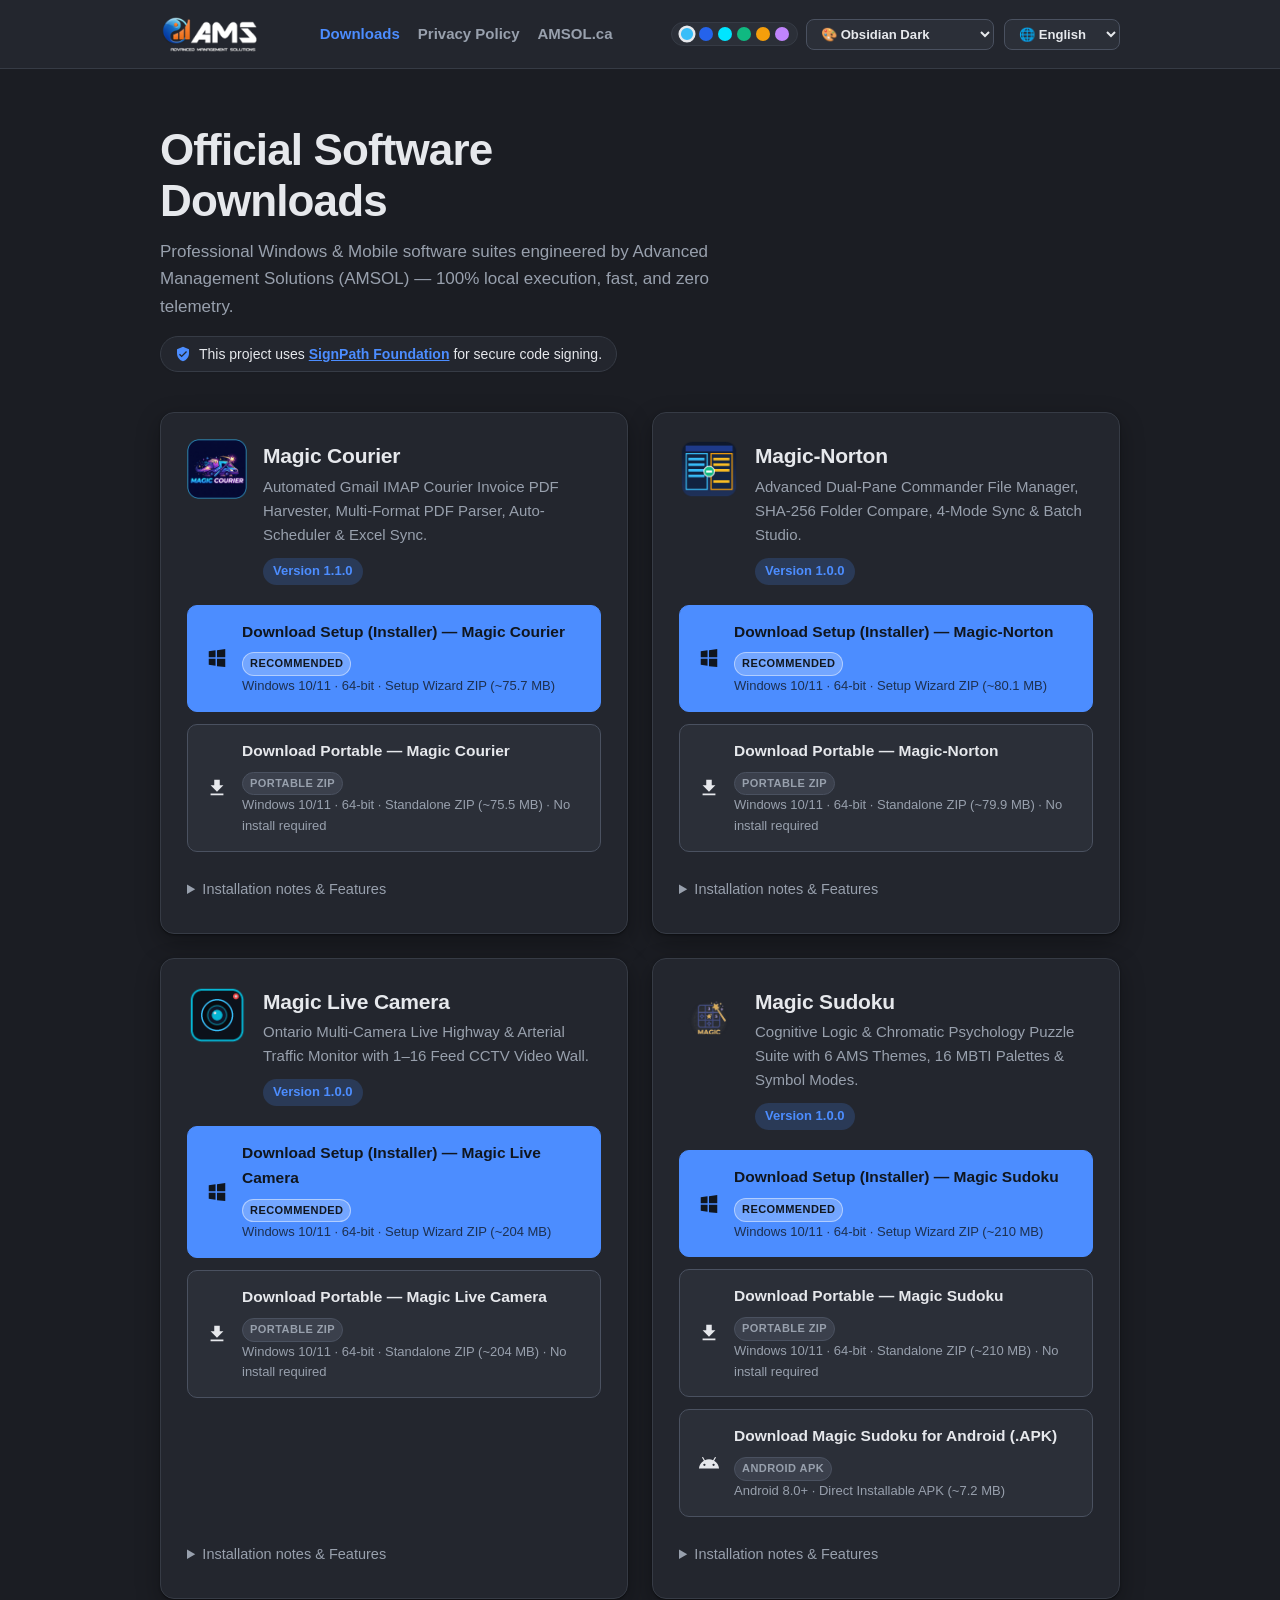
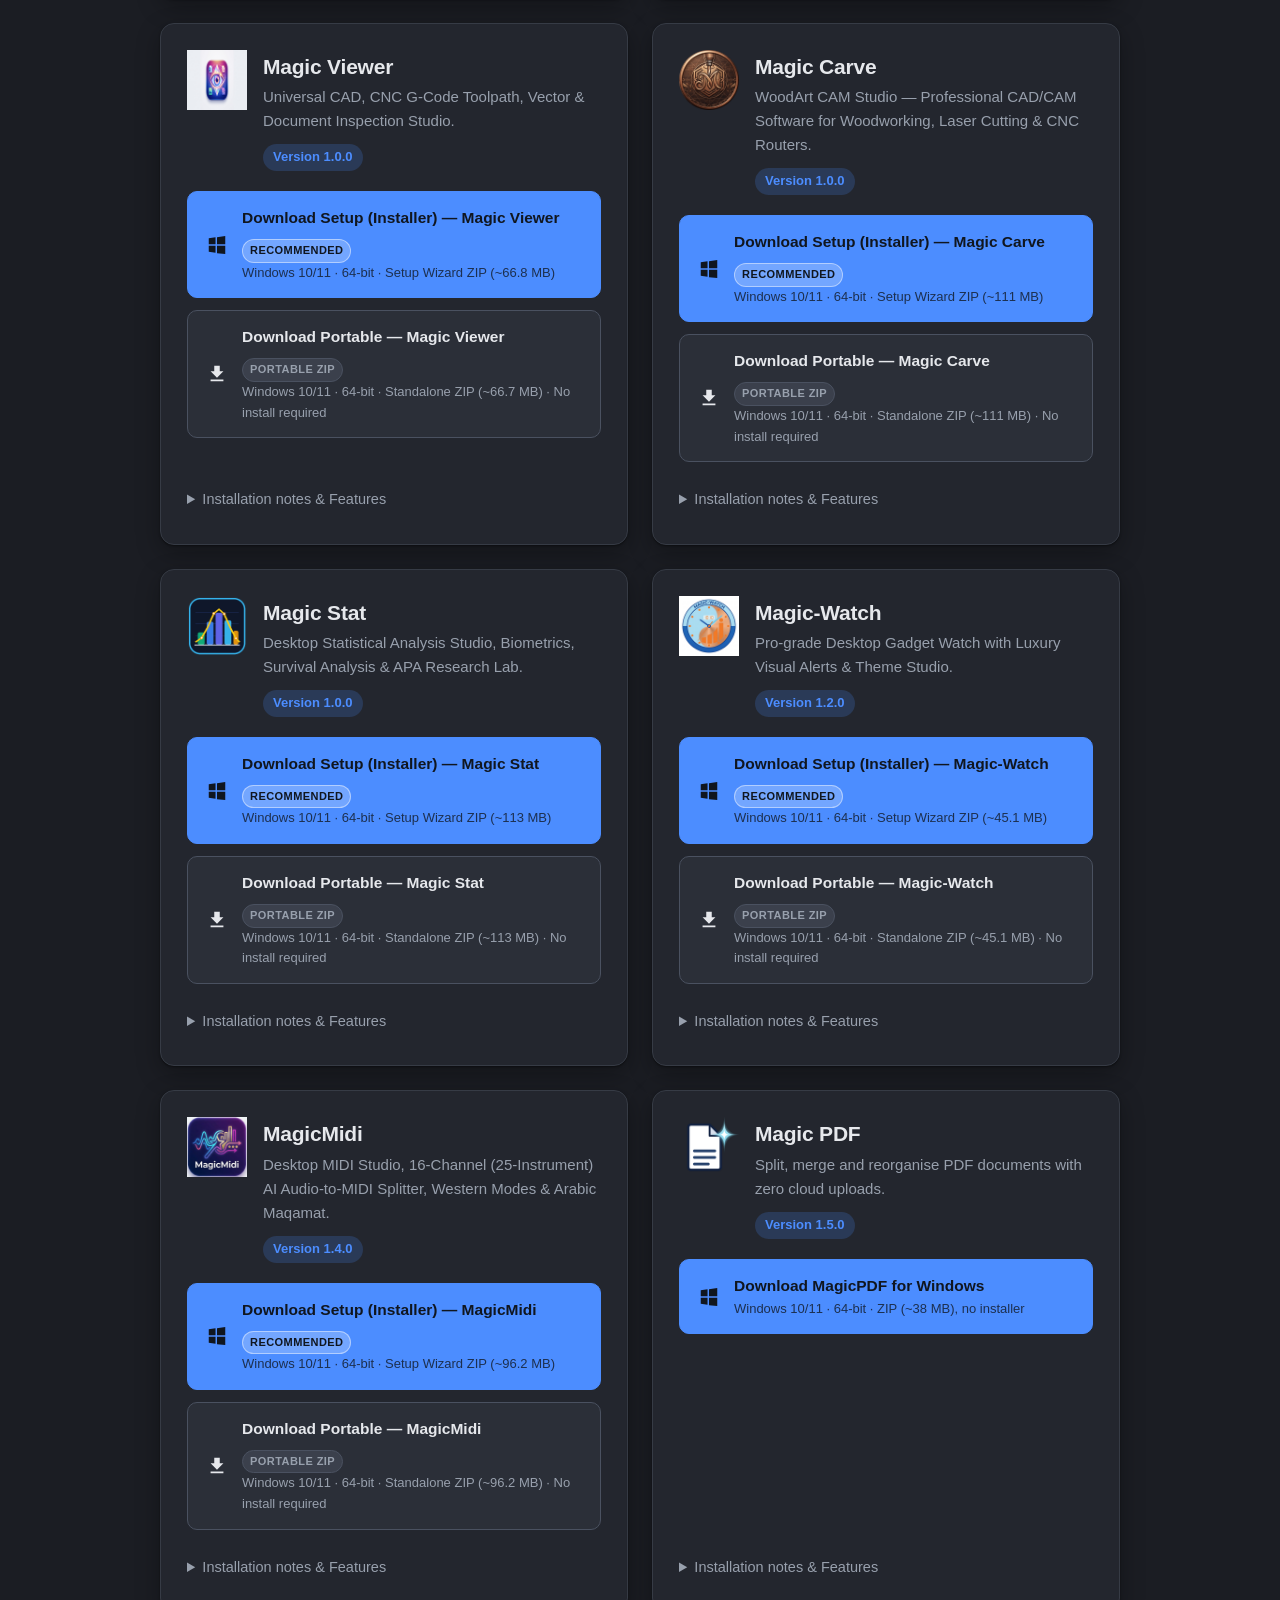
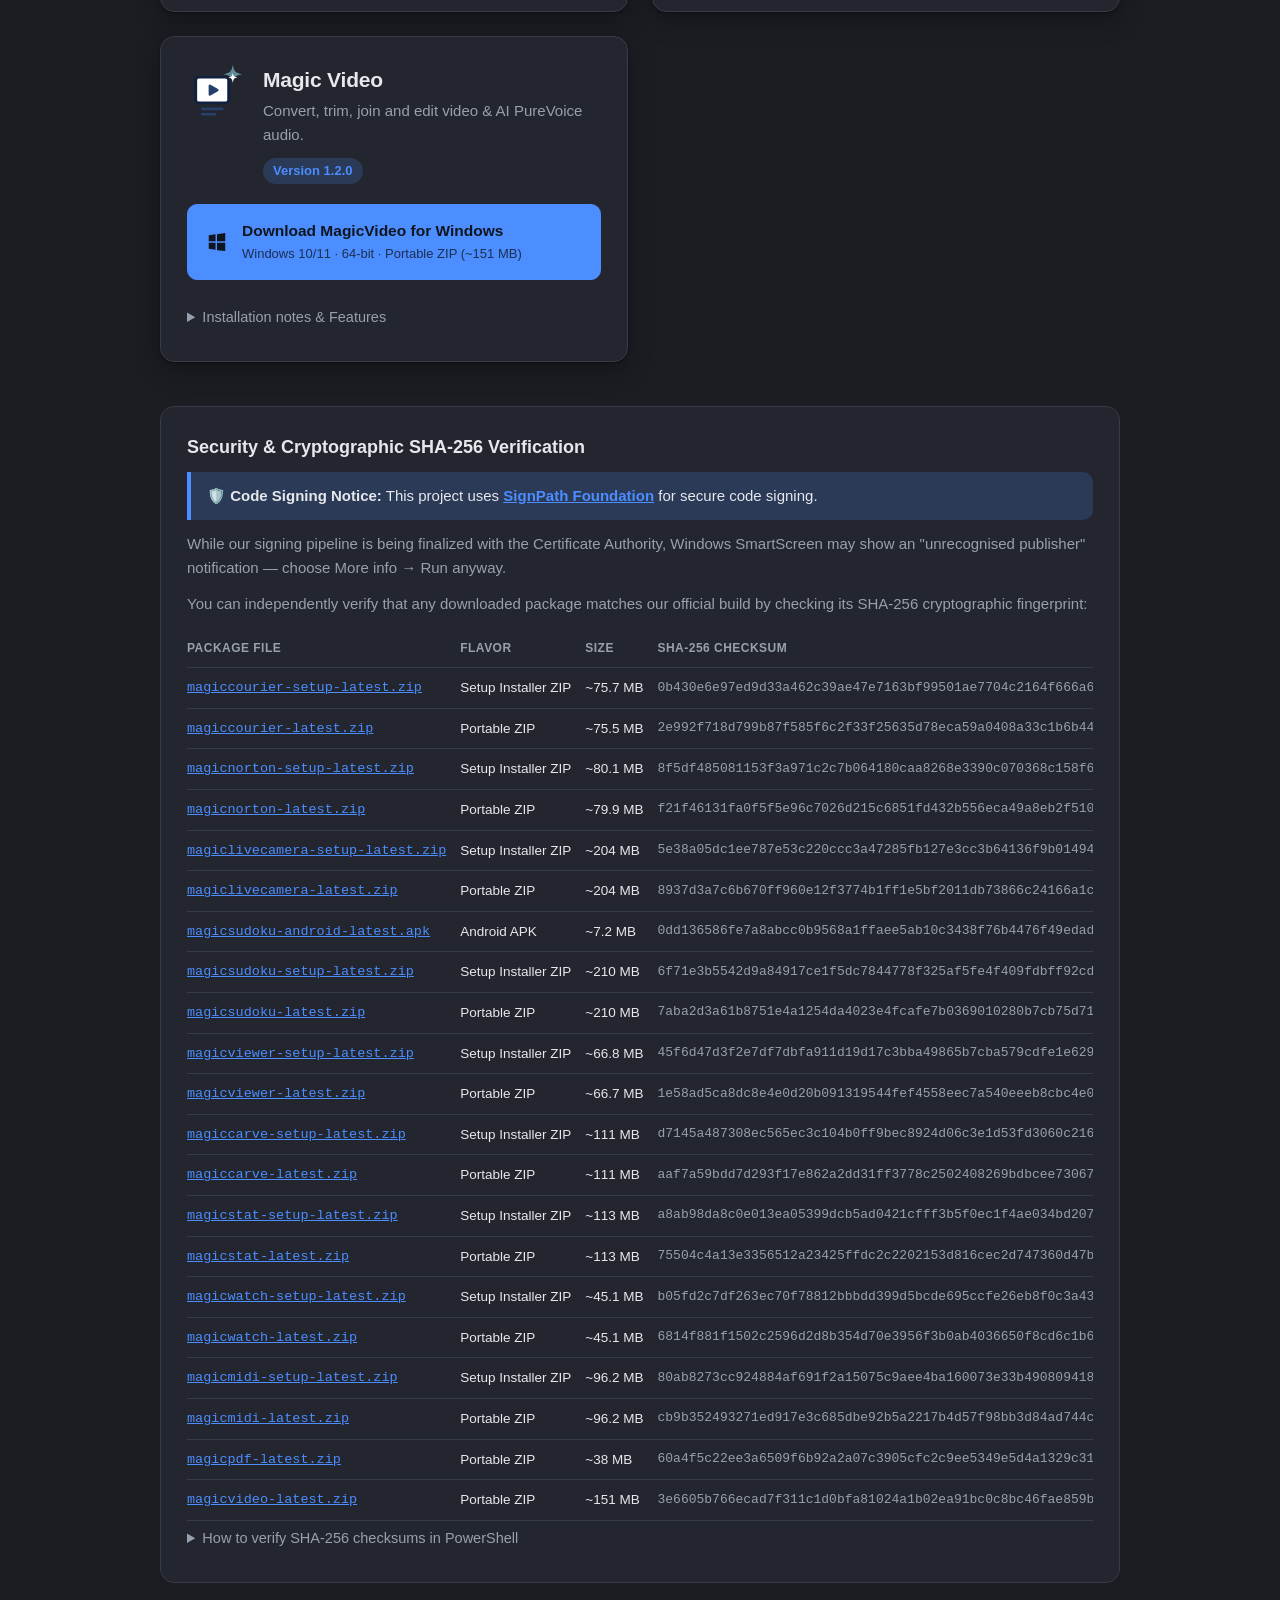
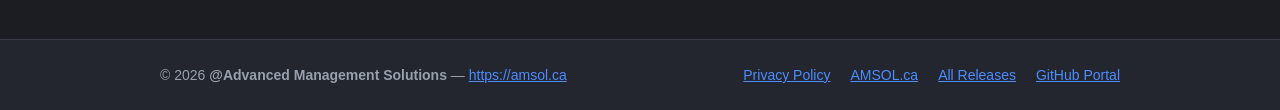
<file: index.html>
<!DOCTYPE html>
<html lang="en" data-theme="dark">
<head>
<meta charset="utf-8">
<meta name="viewport" content="width=device-width, initial-scale=1">
<title>Downloads — Advanced Management Solutions (AMSOL)</title>
<meta name="description" content="Official downloads for Advanced Management Solutions desktop & mobile applications: Magic-Norton, Magic Live Camera, Magic Sudoku, Magic Viewer, Magic Carve, Magic Stat, Magic-Watch, MagicMidi, Magic PDF, and Magic Video.">
<link rel="canonical" href="https://download.amsol.ca/">

<meta property="og:type" content="website">
<meta property="og:title" content="Downloads — Advanced Management Solutions">
<meta property="og:description" content="Official downloads for Magic-Norton, Magic Live Camera, Magic Sudoku, Magic Viewer, Magic Carve, Magic Stat, Magic-Watch, MagicMidi, Magic PDF and Magic Video. Fast, secure, and zero telemetry.">
<meta property="og:url" content="https://download.amsol.ca/">
<meta property="og:image" content="https://download.amsol.ca/assets/img/magicwatch-icon.png">
<meta name="twitter:card" content="summary">

<link rel="icon" href="assets/img/favicon.ico" sizes="any">
<link rel="icon" href="assets/img/favicon.png" type="image/png">
<link rel="apple-touch-icon" href="assets/img/magicpdf-icon.png">
<link rel="stylesheet" href="assets/css/style.css">
</head>
<body>

<a class="skip-link" href="#main">Skip to content</a>

<header class="site-header">
  <div class="wrap header-inner">
    <a class="brand" href="https://amsol.ca" aria-label="Advanced Management Solutions home">
      <img class="brand-logo brand-logo-light" src="assets/img/ams-logo-blue.png"
           alt="Advanced Management Solutions" width="677" height="254">
      <img class="brand-logo brand-logo-dark" src="assets/img/ams-logo-white.png"
           alt="Advanced Management Solutions" width="992" height="372">
    </a>

    <nav class="header-links" aria-label="Primary navigation">
      <a href="https://download.amsol.ca/" class="header-link active" data-i18n="navDownloads">Downloads</a>
      <a href="privacy.html" class="header-link" data-i18n="navPrivacy">Privacy Policy</a>
      <a href="https://amsol.ca" class="header-link" target="_blank" rel="noopener">AMSOL.ca</a>
    </nav>

    <div class="portal-controls" role="group" aria-label="Theme and Language Preferences">
      <!-- 6 Color Themes Selector -->
      <div class="theme-Control-group">
        <div class="theme-dots" role="radiogroup" aria-label="6 Color Themes">
          <button type="button" class="theme-dot" data-set-theme="dark" title="1. Obsidian Dark" style="background:#38bdf8;"></button>
          <button type="button" class="theme-dot" data-set-theme="light" title="2. Crisp Daylight" style="background:#2563eb;"></button>
          <button type="button" class="theme-dot" data-set-theme="classic_commander" title="3. Classic Commander" style="background:#00e5ff;"></button>
          <button type="button" class="theme-dot" data-set-theme="emerald_matrix" title="4. Emerald Matrix" style="background:#10b981;"></button>
          <button type="button" class="theme-dot" data-set-theme="sunset_amber" title="5. Sunset Amber" style="background:#f59e0b;"></button>
          <button type="button" class="theme-dot" data-set-theme="royal_amethyst" title="6. Royal Amethyst" style="background:#c084fc;"></button>
        </div>
        <select id="theme-select" class="portal-select" aria-label="Select Color Theme">
          <option value="dark">🎨 Obsidian Dark</option>
          <option value="light">☀️ Crisp Daylight</option>
          <option value="classic_commander">💻 Classic Commander</option>
          <option value="emerald_matrix">🟢 Emerald Matrix</option>
          <option value="sunset_amber">🟠 Sunset Amber</option>
          <option value="royal_amethyst">🟣 Royal Amethyst</option>
        </select>
      </div>

      <!-- 5 Languages Selector -->
      <select id="lang-select" class="portal-select" aria-label="Select Language">
        <option value="en">🌐 English</option>
        <option value="fr">🌐 Français</option>
        <option value="ar">🌐 العربية</option>
        <option value="es">🌐 Español</option>
        <option value="de">🌐 Deutsch</option>
      </select>
    </div>
  </div>
</header>

<main id="main">
  <div class="wrap">

    <section class="hero">
      <h1 data-i18n="heroTitle">Official Software Downloads</h1>
      <p class="hero-sub" data-i18n="heroSub">
        Professional Windows &amp; Mobile software suites engineered by Advanced Management Solutions (AMSOL) &mdash; 100% local execution, fast, and zero telemetry.
      </p>
      <div class="security-badge">
        <svg viewBox="0 0 24 24" aria-hidden="true"><path d="M12 1L3 5v6c0 5.55 3.84 10.74 9 12 5.16-1.26 9-6.45 9-12V5l-9-4zm-2 16l-4-4 1.41-1.41L10 14.17l6.59-6.59L18 9l-8 8z"/></svg>
        <span><span data-i18n="signpathText">This project uses</span> <a href="https://signpath.org/" target="_blank" rel="noopener">SignPath Foundation</a> <span data-i18n="signpathSuffix">for secure code signing.</span></span>
      </div>
    </section>

    <p id="platform-note" class="platform-note" hidden></p>

    <div class="grid">

      <!-- ================= Magic Courier ================= -->
      <article class="card" data-repo="magiccourier">
        <header class="card-head">
          <img class="app-icon" src="assets/img/magiccourier-icon.png" alt="Magic Courier icon" width="256" height="256">
          <div class="card-title">
            <h2>Magic Courier</h2>
            <p class="card-tagline">Automated Gmail IMAP Courier Invoice PDF Harvester, Multi-Format PDF Parser, Auto-Scheduler & Excel Sync.</p>
            <p class="version" data-role="version">
              <span class="version-badge" data-role="version-badge">Version 1.1.0</span>
            </p>
          </div>
        </header>

        <ul class="btn-row">
          <!-- Option 1: Setup Installer -->
          <li>
            <a class="btn is-primary"
               href="https://download.amsol.ca/magiccourier-setup-latest.zip"
               data-asset="magiccourier-setup-latest.zip"
               data-flavor="setup"
               data-recommended="true">
              <svg class="os-icon" viewBox="0 0 24 24" aria-hidden="true" focusable="false"><path d="M3 4.6 10.4 3.6v7.6H3Zm0 14.8 7.4 1V12.8H3Zm9-15.9L21 2.2v9H12Zm0 17.4L21 21.8v-9H12Z"/></svg>
              <span class="btn-text">
                <span class="btn-label-row">
                  <span class="btn-label"><span data-i18n="downloadSetup">Download Setup (Installer)</span> &mdash; Magic Courier</span>
                  <span class="badge-tag" data-i18n="recommended">Recommended</span>
                </span>
                <span class="btn-meta" data-role="meta">Windows 10/11 &middot; 64-bit &middot; Setup Wizard ZIP (~75.7 MB)</span>
              </span>
            </a>
          </li>

          <!-- Option 2: Portable Version -->
          <li>
            <a class="btn is-secondary"
               href="https://download.amsol.ca/magiccourier-latest.zip"
               data-asset="magiccourier-latest.zip"
               data-flavor="portable">
              <svg class="os-icon" viewBox="0 0 24 24" aria-hidden="true" focusable="false"><path d="M19 9h-4V3H9v6H5l7 7 7-7zM5 18v2h14v-2H5z"/></svg>
              <span class="btn-text">
                <span class="btn-label-row">
                  <span class="btn-label"><span data-i18n="downloadPortable">Download Portable</span> &mdash; Magic Courier</span>
                  <span class="badge-tag is-portable" data-i18n="portableZip">Portable ZIP</span>
                </span>
                <span class="btn-meta" data-role="meta">Windows 10/11 &middot; 64-bit &middot; Standalone ZIP (~75.5 MB) &middot; No install required</span>
              </span>
            </a>
          </li>
        </ul>

        <details class="notes">
          <summary data-i18n="notesAndFeatures">Installation notes &amp; Features</summary>
          <div class="notes-body">
            <p><strong>Option 1 &mdash; Windows Setup (Installer):</strong> Unzip <code>magiccourier-setup-latest.zip</code> and run <code>Magic-Courier-Setup.exe</code>. Creates Desktop &amp; Start Menu shortcuts and registers in Windows Settings.</p>
            <p><strong>Option 2 &mdash; Windows Portable:</strong> Unzip <code>magiccourier-latest.zip</code> anywhere (including a USB flash drive) and run <code>Magic-Courier.exe</code> directly with zero installation.</p>
            <p><strong>Key Features:</strong> Connects via Gmail IMAP SSL (imap.gmail.com:993) with incremental Message-ID, UID & SHA-256 deduplication; built-in Automated Email Check & Excel Sync Scheduler (Interval every 5m–24h, Daily at HH:MM, or Weekly on a chosen weekday, plus 1-click Windows Task Scheduler background job registration, System Tray countdown & headless --auto-sync CLI); automatically identifies and parses Broker Weekly Summary PDFs (*_BrokerInvoice.pdf) into Weekly Invoices_all.xlsx/.csv and multi-page Driver Delivery Invoice PDFs (YYYY-WW-DriverID-STATION.pdf) into Weekly Invoices_detl.xlsx/.csv; normalizes French/Canadian comma-decimal currencies ($524,66 -> 524.66) and negative accounting parentheses (($10,50) -> -10.50); stitches multi-line wrapped tracking numbers, normalizes Zone codes, detects Excel file locks gracefully, and generates timestamped Session Reports (.xlsx, .csv, .html) with 6 Color Themes and 5 Languages (EN, FR, AR, ES, DE).</p>
          </div>
        </details>
      </article>

      <!-- ================= Magic-Norton ================= -->
      <article class="card" data-repo="magicnorton">
        <header class="card-head">
          <img class="app-icon" src="assets/img/magicnorton-icon.png" alt="Magic-Norton icon" width="256" height="256">
          <div class="card-title">
            <h2>Magic-Norton</h2>
            <p class="card-tagline">Advanced Dual-Pane Commander File Manager, SHA-256 Folder Compare, 4-Mode Sync & Batch Studio.</p>
            <p class="version" data-role="version">
              <span class="version-badge" data-role="version-badge">Version 1.0.0</span>
            </p>
          </div>
        </header>

        <ul class="btn-row">
          <!-- Option 1: Setup Installer -->
          <li>
            <a class="btn is-primary"
               href="https://download.amsol.ca/magicnorton-setup-latest.zip"
               data-asset="magicnorton-setup-latest.zip"
               data-flavor="setup"
               data-recommended="true">
              <svg class="os-icon" viewBox="0 0 24 24" aria-hidden="true" focusable="false"><path d="M3 4.6 10.4 3.6v7.6H3Zm0 14.8 7.4 1V12.8H3Zm9-15.9L21 2.2v9H12Zm0 17.4L21 21.8v-9H12Z"/></svg>
              <span class="btn-text">
                <span class="btn-label-row">
                  <span class="btn-label"><span data-i18n="downloadSetup">Download Setup (Installer)</span> &mdash; Magic-Norton</span>
                  <span class="badge-tag" data-i18n="recommended">Recommended</span>
                </span>
                <span class="btn-meta" data-role="meta">Windows 10/11 &middot; 64-bit &middot; Setup Wizard ZIP (~80.1 MB)</span>
              </span>
            </a>
          </li>

          <!-- Option 2: Portable Version -->
          <li>
            <a class="btn is-secondary"
               href="https://download.amsol.ca/magicnorton-latest.zip"
               data-asset="magicnorton-latest.zip"
               data-flavor="portable">
              <svg class="os-icon" viewBox="0 0 24 24" aria-hidden="true" focusable="false"><path d="M19 9h-4V3H9v6H5l7 7 7-7zM5 18v2h14v-2H5z"/></svg>
              <span class="btn-text">
                <span class="btn-label-row">
                  <span class="btn-label"><span data-i18n="downloadPortable">Download Portable</span> &mdash; Magic-Norton</span>
                  <span class="badge-tag is-portable" data-i18n="portableZip">Portable ZIP</span>
                </span>
                <span class="btn-meta" data-role="meta">Windows 10/11 &middot; 64-bit &middot; Standalone ZIP (~79.9 MB) &middot; No install required</span>
              </span>
            </a>
          </li>
        </ul>

        <details class="notes">
          <summary data-i18n="notesAndFeatures">Installation notes &amp; Features</summary>
          <div class="notes-body">
            <p><strong>Option 1 &mdash; Windows Setup (Installer):</strong> Unzip <code>magicnorton-setup-latest.zip</code> and run <code>Magic-Norton-Setup-1.0.0.exe</code>. Creates Desktop &amp; Start Menu shortcuts and registers in Windows Settings.</p>
            <p><strong>Option 2 &mdash; Windows Portable:</strong> Unzip <code>magicnorton-latest.zip</code> anywhere (including a USB flash drive) and run <code>Magic-Norton.exe</code> directly with zero installation.</p>
            <p><strong>Key Features:</strong> Independent dual-pane file commander inspired by Norton Commander; Quick, Recursive & SHA-256 Content Folder Comparison with color-coded status; 4-Mode Folder Synchronization (Left-to-Right, Right-to-Left, Bidirectional, Mirror) with preview & audit report; Streaming file copy/move with real-time speed, ETA, Pause/Resume/Cancel, and smart duplicate conflict resolution; Wildcard Search (*.pdf, Report*, *2026*), Duplicate File Finder, Multi-File Batch Rename, Disk Space Analyzer, built-in ZIP Archiver, F3 File Previewer & F4 Text/Code Editor, Safe Recovery Vault Undo, 6 Color Themes, and 5 Languages (EN, FR, AR, ES, DE).</p>
          </div>
        </details>
      </article>

      <!-- ================= Magic Live Camera ================= -->
      <article class="card" data-repo="magiclivecamera">
        <header class="card-head">
          <img class="app-icon" src="assets/img/magiclivecamera-icon.png" alt="Magic Live Camera icon" width="256" height="256">
          <div class="card-title">
            <h2>Magic Live Camera</h2>
            <p class="card-tagline">Ontario Multi-Camera Live Highway & Arterial Traffic Monitor with 1–16 Feed CCTV Video Wall.</p>
            <p class="version" data-role="version">
              <span class="version-badge" data-role="version-badge">Version 1.0.0</span>
            </p>
          </div>
        </header>

        <ul class="btn-row">
          <!-- Option 1: Setup Installer -->
          <li>
            <a class="btn is-primary"
               href="https://download.amsol.ca/magiclivecamera-setup-latest.zip"
               data-asset="magiclivecamera-setup-latest.zip"
               data-flavor="setup"
               data-recommended="true">
              <svg class="os-icon" viewBox="0 0 24 24" aria-hidden="true" focusable="false"><path d="M3 4.6 10.4 3.6v7.6H3Zm0 14.8 7.4 1V12.8H3Zm9-15.9L21 2.2v9H12Zm0 17.4L21 21.8v-9H12Z"/></svg>
              <span class="btn-text">
                <span class="btn-label-row">
                  <span class="btn-label"><span data-i18n="downloadSetup">Download Setup (Installer)</span> &mdash; Magic Live Camera</span>
                  <span class="badge-tag" data-i18n="recommended">Recommended</span>
                </span>
                <span class="btn-meta" data-role="meta">Windows 10/11 &middot; 64-bit &middot; Setup Wizard ZIP (~204 MB)</span>
              </span>
            </a>
          </li>

          <!-- Option 2: Portable Version -->
          <li>
            <a class="btn is-secondary"
               href="https://download.amsol.ca/magiclivecamera-latest.zip"
               data-asset="magiclivecamera-latest.zip"
               data-flavor="portable">
              <svg class="os-icon" viewBox="0 0 24 24" aria-hidden="true" focusable="false"><path d="M19 9h-4V3H9v6H5l7 7 7-7zM5 18v2h14v-2H5z"/></svg>
              <span class="btn-text">
                <span class="btn-label-row">
                  <span class="btn-label"><span data-i18n="downloadPortable">Download Portable</span> &mdash; Magic Live Camera</span>
                  <span class="badge-tag is-portable" data-i18n="portableZip">Portable ZIP</span>
                </span>
                <span class="btn-meta" data-role="meta">Windows 10/11 &middot; 64-bit &middot; Standalone ZIP (~204 MB) &middot; No install required</span>
              </span>
            </a>
          </li>
        </ul>

        <details class="notes">
          <summary data-i18n="notesAndFeatures">Installation notes &amp; Features</summary>
          <div class="notes-body">
            <p><strong>Option 1 &mdash; Windows Setup (Installer):</strong> Unzip <code>magiclivecamera-setup-latest.zip</code> and run <code>Magic-Live-Camera-Setup.exe</code>. Creates Desktop &amp; Start Menu shortcuts and registers in Windows Settings.</p>
            <p><strong>Option 2 &mdash; Windows Portable:</strong> Unzip <code>magiclivecamera-latest.zip</code> anywhere (including a USB flash drive) and run <code>Magic-Live-Camera.exe</code> directly with zero installation.</p>
            <p><strong>Key Features:</strong> Real-time monitoring across London (TIMMS), Toronto (336 RESCU arterial & expressway cameras), and Ontario 511 Ministry of Transportation highways (Hwy 401, Hwy 402, Hwy 400, Gardiner Expressway, DVP); flexible CCTV video wall layouts (1, 2, 4, 6, 9, and 16 simultaneous feeds); interactive dark Leaflet map with geolocated camera pins and 1-click Wall assignment; automated camera rotation timer (10s–60s), custom commute presets, and borderless F11 control-room fullscreen.</p>
          </div>
        </details>
      </article>

      <!-- ================= Magic Sudoku ================= -->
      <article class="card" data-repo="magicsudoku">
        <header class="card-head">
          <img class="app-icon" src="assets/img/magicsudoku-icon.png" alt="Magic Sudoku icon" width="256" height="256">
          <div class="card-title">
            <h2>Magic Sudoku</h2>
            <p class="card-tagline">Cognitive Logic & Chromatic Psychology Puzzle Suite with 6 AMS Themes, 16 MBTI Palettes & Symbol Modes.</p>
            <p class="version" data-role="version">
              <span class="version-badge" data-role="version-badge">Version 1.0.0</span>
            </p>
          </div>
        </header>

        <ul class="btn-row">
          <!-- Option 1: Setup Installer -->
          <li>
            <a class="btn is-primary"
               href="https://download.amsol.ca/magicsudoku-setup-latest.zip"
               data-asset="magicsudoku-setup-latest.zip"
               data-flavor="setup"
               data-recommended="true">
              <svg class="os-icon" viewBox="0 0 24 24" aria-hidden="true" focusable="false"><path d="M3 4.6 10.4 3.6v7.6H3Zm0 14.8 7.4 1V12.8H3Zm9-15.9L21 2.2v9H12Zm0 17.4L21 21.8v-9H12Z"/></svg>
              <span class="btn-text">
                <span class="btn-label-row">
                  <span class="btn-label"><span data-i18n="downloadSetup">Download Setup (Installer)</span> &mdash; Magic Sudoku</span>
                  <span class="badge-tag" data-i18n="recommended">Recommended</span>
                </span>
                <span class="btn-meta" data-role="meta">Windows 10/11 &middot; 64-bit &middot; Setup Wizard ZIP (~210 MB)</span>
              </span>
            </a>
          </li>

          <!-- Option 2: Portable Version -->
          <li>
            <a class="btn is-secondary"
               href="https://download.amsol.ca/magicsudoku-latest.zip"
               data-asset="magicsudoku-latest.zip"
               data-flavor="portable">
              <svg class="os-icon" viewBox="0 0 24 24" aria-hidden="true" focusable="false"><path d="M19 9h-4V3H9v6H5l7 7 7-7zM5 18v2h14v-2H5z"/></svg>
              <span class="btn-text">
                <span class="btn-label-row">
                  <span class="btn-label"><span data-i18n="downloadPortable">Download Portable</span> &mdash; Magic Sudoku</span>
                  <span class="badge-tag is-portable" data-i18n="portableZip">Portable ZIP</span>
                </span>
                <span class="btn-meta" data-role="meta">Windows 10/11 &middot; 64-bit &middot; Standalone ZIP (~210 MB) &middot; No install required</span>
              </span>
            </a>
          </li>
          <!-- Option 3: Android APK -->
          <li>
            <a class="btn is-secondary"
               href="https://download.amsol.ca/magicsudoku-android-latest.apk"
               data-asset="magicsudoku-android-latest.apk"
               data-flavor="portable">
              <svg class="os-icon" viewBox="0 0 24 24" aria-hidden="true" focusable="false"><path d="M17.6 9.48l1.84-3.18c.16-.31.04-.69-.26-.85-.29-.15-.65-.06-.83.22l-1.88 3.24a11.43 11.43 0 0 0-8.94 0L5.65 5.67c-.19-.28-.54-.37-.83-.22-.3.16-.42.54-.26.85L6.4 9.48C3.3 11.25 1.28 14.44 1 18h22c-.28-3.56-2.3-6.75-5.4-8.52zM7 15.25a1.25 1.25 0 1 1 0-2.5 1.25 1.25 0 0 1 0 2.5zm10 0a1.25 1.25 0 1 1 0-2.5 1.25 1.25 0 0 1 0 2.5z"/></svg>
              <span class="btn-text">
                <span class="btn-label-row">
                  <span class="btn-label">Download Magic Sudoku for Android (.APK)</span>
                  <span class="badge-tag is-portable">Android APK</span>
                </span>
                <span class="btn-meta" data-role="meta">Android 8.0+ &middot; Direct Installable APK (~7.2 MB)</span>
              </span>
            </a>
          </li>
        </ul>

        <details class="notes">
          <summary data-i18n="notesAndFeatures">Installation notes &amp; Features</summary>
          <div class="notes-body">
            <p><strong>Option 1 &mdash; Windows Setup (Installer):</strong> Unzip <code>magicsudoku-setup-latest.zip</code> and run <code>Magic-Sudoku-Setup.exe</code>. Creates Desktop &amp; Start Menu shortcuts and registers in Windows Settings.</p>
            <p><strong>Option 2 &mdash; Windows Portable:</strong> Unzip <code>magicsudoku-latest.zip</code> anywhere (including a USB flash drive) and run <code>Magic-Sudoku.exe</code> directly with zero installation.</p>
            <p><strong>Key Features:</strong> Engineered around environmental psychology and cognitive ergonomics: 6 AMS Themes (Ocean, Midnight, Sunset, Graphite, Evergreen, Orchid), 16 MBTI Personality Color Palettes (Analysts, Diplomats, Sentinels, Explorers), 4 Visual Symbol Sets (Wild Animals, Avian Kingdom, Marine Life, Engineering Tools) plus 9 Color Orbs, multi-language interface (EN, FR, ES, DE, IT, AR with RTL), smart pencil annotations, cognitive difficulty tiers, and both Windows Desktop (.exe) and Android Mobile (.apk) editions.</p>
          </div>
        </details>
      </article>

      <!-- ================= Magic Viewer ================= -->
      <article class="card" data-repo="magicviewer">
        <header class="card-head">
          <img class="app-icon" src="assets/img/magicviewer-icon.png" alt="Magic Viewer icon" width="256" height="256">
          <div class="card-title">
            <h2>Magic Viewer</h2>
            <p class="card-tagline">Universal CAD, CNC G-Code Toolpath, Vector & Document Inspection Studio.</p>
            <p class="version" data-role="version">
              <span class="version-badge" data-role="version-badge">Version 1.0.0</span>
            </p>
          </div>
        </header>

        <ul class="btn-row">
          <!-- Option 1: Setup Installer -->
          <li>
            <a class="btn is-primary"
               href="https://download.amsol.ca/magicviewer-setup-latest.zip"
               data-asset="magicviewer-setup-latest.zip"
               data-flavor="setup"
               data-recommended="true">
              <svg class="os-icon" viewBox="0 0 24 24" aria-hidden="true" focusable="false"><path d="M3 4.6 10.4 3.6v7.6H3Zm0 14.8 7.4 1V12.8H3Zm9-15.9L21 2.2v9H12Zm0 17.4L21 21.8v-9H12Z"/></svg>
              <span class="btn-text">
                <span class="btn-label-row">
                  <span class="btn-label"><span data-i18n="downloadSetup">Download Setup (Installer)</span> &mdash; Magic Viewer</span>
                  <span class="badge-tag" data-i18n="recommended">Recommended</span>
                </span>
                <span class="btn-meta" data-role="meta">Windows 10/11 &middot; 64-bit &middot; Setup Wizard ZIP (~66.8 MB)</span>
              </span>
            </a>
          </li>

          <!-- Option 2: Portable Version -->
          <li>
            <a class="btn is-secondary"
               href="https://download.amsol.ca/magicviewer-latest.zip"
               data-asset="magicviewer-latest.zip"
               data-flavor="portable">
              <svg class="os-icon" viewBox="0 0 24 24" aria-hidden="true" focusable="false"><path d="M19 9h-4V3H9v6H5l7 7 7-7zM5 18v2h14v-2H5z"/></svg>
              <span class="btn-text">
                <span class="btn-label-row">
                  <span class="btn-label"><span data-i18n="downloadPortable">Download Portable</span> &mdash; Magic Viewer</span>
                  <span class="badge-tag is-portable" data-i18n="portableZip">Portable ZIP</span>
                </span>
                <span class="btn-meta" data-role="meta">Windows 10/11 &middot; 64-bit &middot; Standalone ZIP (~66.7 MB) &middot; No install required</span>
              </span>
            </a>
          </li>
        </ul>

        <details class="notes">
          <summary data-i18n="notesAndFeatures">Installation notes &amp; Features</summary>
          <div class="notes-body">
            <p><strong>Option 1 &mdash; Windows Setup (Installer):</strong> Unzip <code>magicviewer-setup-latest.zip</code> and run <code>Magic-Viewer-Setup.exe</code>. Creates Desktop &amp; Start Menu shortcuts and registers in Windows Settings.</p>
            <p><strong>Option 2 &mdash; Windows Portable:</strong> Unzip <code>magicviewer-latest.zip</code> anywhere (including a USB flash drive) and run <code>Magic-Viewer.exe</code> directly with zero installation.</p>
            <p><strong>Key Features:</strong> High-speed native multi-format engineering and document previewer: inspect AutoCAD DXF/DWG drawings with interactive layer toggling, visualize CNC G-code toolpaths (.nc, .gcode, .tap, .cnc), preview HPGL plotter vectors (.plt, .hpgl), SVG/EPS/AI artwork, multi-page PDFs, Word documents (.docx), Markdown, and high-resolution raster imagery with precision pan, zoom, and entity properties.</p>
          </div>
        </details>
      </article>

      <!-- ================= Magic Carve ================= -->
      <article class="card" data-repo="magiccarve">
        <header class="card-head">
          <img class="app-icon" src="assets/img/magiccarve-icon.png" alt="Magic Carve icon" width="256" height="256">
          <div class="card-title">
            <h2>Magic Carve</h2>
            <p class="card-tagline">WoodArt CAM Studio — Professional CAD/CAM Software for Woodworking, Laser Cutting & CNC Routers.</p>
            <p class="version" data-role="version">
              <span class="version-badge" data-role="version-badge">Version 1.0.0</span>
            </p>
          </div>
        </header>

        <ul class="btn-row">
          <!-- Option 1: Setup Installer -->
          <li>
            <a class="btn is-primary"
               href="https://download.amsol.ca/magiccarve-setup-latest.zip"
               data-asset="magiccarve-setup-latest.zip"
               data-flavor="setup"
               data-recommended="true">
              <svg class="os-icon" viewBox="0 0 24 24" aria-hidden="true" focusable="false"><path d="M3 4.6 10.4 3.6v7.6H3Zm0 14.8 7.4 1V12.8H3Zm9-15.9L21 2.2v9H12Zm0 17.4L21 21.8v-9H12Z"/></svg>
              <span class="btn-text">
                <span class="btn-label-row">
                  <span class="btn-label"><span data-i18n="downloadSetup">Download Setup (Installer)</span> &mdash; Magic Carve</span>
                  <span class="badge-tag" data-i18n="recommended">Recommended</span>
                </span>
                <span class="btn-meta" data-role="meta">Windows 10/11 &middot; 64-bit &middot; Setup Wizard ZIP (~111 MB)</span>
              </span>
            </a>
          </li>

          <!-- Option 2: Portable Version -->
          <li>
            <a class="btn is-secondary"
               href="https://download.amsol.ca/magiccarve-latest.zip"
               data-asset="magiccarve-latest.zip"
               data-flavor="portable">
              <svg class="os-icon" viewBox="0 0 24 24" aria-hidden="true" focusable="false"><path d="M19 9h-4V3H9v6H5l7 7 7-7zM5 18v2h14v-2H5z"/></svg>
              <span class="btn-text">
                <span class="btn-label-row">
                  <span class="btn-label"><span data-i18n="downloadPortable">Download Portable</span> &mdash; Magic Carve</span>
                  <span class="badge-tag is-portable" data-i18n="portableZip">Portable ZIP</span>
                </span>
                <span class="btn-meta" data-role="meta">Windows 10/11 &middot; 64-bit &middot; Standalone ZIP (~111 MB) &middot; No install required</span>
              </span>
            </a>
          </li>
        </ul>

        <details class="notes">
          <summary data-i18n="notesAndFeatures">Installation notes &amp; Features</summary>
          <div class="notes-body">
            <p><strong>Option 1 &mdash; Windows Setup (Installer):</strong> Unzip <code>magiccarve-setup-latest.zip</code> and run <code>MagicCarve-Setup.exe</code>. Creates Desktop &amp; Start Menu shortcuts and registers in Windows Settings.</p>
            <p><strong>Option 2 &mdash; Windows Portable:</strong> Unzip <code>magiccarve-latest.zip</code> anywhere (including a USB flash drive) and run <code>MagicCarve.exe</code> directly with zero installation.</p>
            <p><strong>Key Features:</strong> Complete raster-to-vector tracing (Manual Binary, Otsu Auto, Adaptive Gaussian thresholding) and curve smoothing; dedicated color-coded CAD layers (CUT_OUTER, CUT_INNER, ENGRAVE, TABS); automated CNC toolpath generation for Profile (Outside/Inside/On-Path), Pocket Clearing, and V-Carve engraving; exports multi-pass CNC G-Code (.nc/.gcode/.tap), AutoCAD DXF, LightBurn SVG, and PDF Setup Sheets.</p>
          </div>
        </details>
      </article>

      <!-- ================= Magic Stat ================= -->
      <article class="card" data-repo="magicstat">
        <header class="card-head">
          <img class="app-icon" src="assets/img/magicstat-icon.png" alt="Magic Stat icon" width="256" height="256">
          <div class="card-title">
            <h2>Magic Stat</h2>
            <p class="card-tagline">Desktop Statistical Analysis Studio, Biometrics, Survival Analysis & APA Research Lab.</p>
            <p class="version" data-role="version">
              <span class="version-badge" data-role="version-badge">Version 1.0.0</span>
            </p>
          </div>
        </header>

        <ul class="btn-row">
          <!-- Option 1: Setup Installer -->
          <li>
            <a class="btn is-primary"
               href="https://download.amsol.ca/magicstat-setup-latest.zip"
               data-asset="magicstat-setup-latest.zip"
               data-flavor="setup"
               data-recommended="true">
              <svg class="os-icon" viewBox="0 0 24 24" aria-hidden="true" focusable="false"><path d="M3 4.6 10.4 3.6v7.6H3Zm0 14.8 7.4 1V12.8H3Zm9-15.9L21 2.2v9H12Zm0 17.4L21 21.8v-9H12Z"/></svg>
              <span class="btn-text">
                <span class="btn-label-row">
                  <span class="btn-label"><span data-i18n="downloadSetup">Download Setup (Installer)</span> &mdash; Magic Stat</span>
                  <span class="badge-tag" data-i18n="recommended">Recommended</span>
                </span>
                <span class="btn-meta" data-role="meta">Windows 10/11 &middot; 64-bit &middot; Setup Wizard ZIP (~113 MB)</span>
              </span>
            </a>
          </li>

          <!-- Option 2: Portable Version -->
          <li>
            <a class="btn is-secondary"
               href="https://download.amsol.ca/magicstat-latest.zip"
               data-asset="magicstat-latest.zip"
               data-flavor="portable">
              <svg class="os-icon" viewBox="0 0 24 24" aria-hidden="true" focusable="false"><path d="M19 9h-4V3H9v6H5l7 7 7-7zM5 18v2h14v-2H5z"/></svg>
              <span class="btn-text">
                <span class="btn-label-row">
                  <span class="btn-label"><span data-i18n="downloadPortable">Download Portable</span> &mdash; Magic Stat</span>
                  <span class="badge-tag is-portable" data-i18n="portableZip">Portable ZIP</span>
                </span>
                <span class="btn-meta" data-role="meta">Windows 10/11 &middot; 64-bit &middot; Standalone ZIP (~113 MB) &middot; No install required</span>
              </span>
            </a>
          </li>
        </ul>

        <details class="notes">
          <summary data-i18n="notesAndFeatures">Installation notes &amp; Features</summary>
          <div class="notes-body">
            <p><strong>Option 1 &mdash; Windows Setup (Installer):</strong> Unzip <code>magicstat-setup-latest.zip</code> and run <code>MagicStat-Setup.exe</code>. Creates Desktop &amp; Start Menu shortcuts and registers in Windows Settings.</p>
            <p><strong>Option 2 &mdash; Windows Portable:</strong> Unzip <code>magicstat-latest.zip</code> anywhere (including a USB flash drive) and run <code>MagicStat.exe</code> directly with zero installation.</p>
            <p><strong>Key Features:</strong> 100% offline statistical workbench: spreadsheet data grid with missing-value imputation; Parametric tests (One-Sample, Independent Student/Welch t-Test with Cohen's d & Levene's test, Paired t-Test, One-Way ANOVA with Tukey HSD & Eta-squared); Nonparametric tests (Mann-Whitney U, Wilcoxon, Kruskal-Wallis, Friedman); Pearson/Spearman correlations, Chi-Square & Fisher's Exact, OLS Linear & Logistic Regression, Kaplan-Meier Survival Analysis with Log-Rank test, 2x2 Epidemiological Calculator (OR, RR, NNT), Cronbach's Alpha & Cohen's Kappa Psychometrics, Power Calculator, and APA-ready HTML/PDF reports.</p>
          </div>
        </details>
      </article>

      <!-- ================= Magic-Watch ================= -->
      <article class="card" data-repo="magicwatch">
        <header class="card-head">
          <img class="app-icon" src="assets/img/magicwatch-icon.png" alt="Magic-Watch icon" width="256" height="256">
          <div class="card-title">
            <h2>Magic-Watch</h2>
            <p class="card-tagline">Pro-grade Desktop Gadget Watch with Luxury Visual Alerts & Theme Studio.</p>
            <p class="version" data-role="version">
              <span class="version-badge" data-role="version-badge">Version 1.2.0</span>
            </p>
          </div>
        </header>

        <ul class="btn-row">
          <!-- Option 1: Setup Installer -->
          <li>
            <a class="btn is-primary"
               href="https://download.amsol.ca/magicwatch-setup-latest.zip"
               data-asset="magicwatch-setup-latest.zip"
               data-flavor="setup"
               data-recommended="true">
              <svg class="os-icon" viewBox="0 0 24 24" aria-hidden="true" focusable="false"><path d="M3 4.6 10.4 3.6v7.6H3Zm0 14.8 7.4 1V12.8H3Zm9-15.9L21 2.2v9H12Zm0 17.4L21 21.8v-9H12Z"/></svg>
              <span class="btn-text">
                <span class="btn-label-row">
                  <span class="btn-label"><span data-i18n="downloadSetup">Download Setup (Installer)</span> &mdash; Magic-Watch</span>
                  <span class="badge-tag" data-i18n="recommended">Recommended</span>
                </span>
                <span class="btn-meta" data-role="meta">Windows 10/11 &middot; 64-bit &middot; Setup Wizard ZIP (~45.1 MB)</span>
              </span>
            </a>
          </li>

          <!-- Option 2: Portable Version -->
          <li>
            <a class="btn is-secondary"
               href="https://download.amsol.ca/magicwatch-latest.zip"
               data-asset="magicwatch-latest.zip"
               data-flavor="portable">
              <svg class="os-icon" viewBox="0 0 24 24" aria-hidden="true" focusable="false"><path d="M19 9h-4V3H9v6H5l7 7 7-7zM5 18v2h14v-2H5z"/></svg>
              <span class="btn-text">
                <span class="btn-label-row">
                  <span class="btn-label"><span data-i18n="downloadPortable">Download Portable</span> &mdash; Magic-Watch</span>
                  <span class="badge-tag is-portable" data-i18n="portableZip">Portable ZIP</span>
                </span>
                <span class="btn-meta" data-role="meta">Windows 10/11 &middot; 64-bit &middot; Standalone ZIP (~45.1 MB) &middot; No install required</span>
              </span>
            </a>
          </li>
        </ul>

        <details class="notes">
          <summary data-i18n="notesAndFeatures">Installation notes &amp; Features</summary>
          <div class="notes-body">
            <p><strong>Option 1 &mdash; Windows Setup (Installer):</strong> Unzip <code>magicwatch-setup-latest.zip</code> and run <code>Magic-Watch-Setup.exe</code>. Creates Desktop &amp; Start Menu shortcuts and registers in Windows Settings.</p>
            <p><strong>Option 2 &mdash; Windows Portable:</strong> Unzip <code>magicwatch-latest.zip</code> anywhere (including a USB flash drive) and run <code>Magic-Watch.exe</code> directly with zero installation.</p>
            <p><strong>Key Features:</strong> Automatic hourly mode/theme switcher (alternates Digital & Analog faces or cycles themes every hour at :00), 4 selectable luxury interval visual alert animations (🌈 Aurora Perimeter Sweep, 💫 Particle Sparkle Fountain, ⚡ Ambient Breathing Halo, 🧬 Holographic Laser Scan) at :00 and :30, 12 studio themes (AMS Corporate Edition & Swiss Chronometer), smooth 60 FPS sweep second hand, and frameless transparency.</p>
          </div>
        </details>
      </article>

      <!-- ================= MagicMidi ================= -->
      <article class="card" data-repo="magicmidi">
        <header class="card-head">
          <img class="app-icon" src="assets/img/magicmidi-icon.png" alt="MagicMidi icon" width="256" height="256">
          <div class="card-title">
            <h2>MagicMidi</h2>
            <p class="card-tagline">Desktop MIDI Studio, 16-Channel (25-Instrument) AI Audio-to-MIDI Splitter, Western Modes & Arabic Maqamat.</p>
            <p class="version" data-role="version">
              <span class="version-badge" data-role="version-badge">Version 1.4.0</span>
            </p>
          </div>
        </header>

        <ul class="btn-row">
          <!-- Option 1: Setup Installer -->
          <li>
            <a class="btn is-primary"
               href="https://download.amsol.ca/magicmidi-setup-latest.zip"
               data-asset="magicmidi-setup-latest.zip"
               data-flavor="setup"
               data-recommended="true">
              <svg class="os-icon" viewBox="0 0 24 24" aria-hidden="true" focusable="false"><path d="M3 4.6 10.4 3.6v7.6H3Zm0 14.8 7.4 1V12.8H3Zm9-15.9L21 2.2v9H12Zm0 17.4L21 21.8v-9H12Z"/></svg>
              <span class="btn-text">
                <span class="btn-label-row">
                  <span class="btn-label"><span data-i18n="downloadSetup">Download Setup (Installer)</span> &mdash; MagicMidi</span>
                  <span class="badge-tag" data-i18n="recommended">Recommended</span>
                </span>
                <span class="btn-meta" data-role="meta">Windows 10/11 &middot; 64-bit &middot; Setup Wizard ZIP (~96.2 MB)</span>
              </span>
            </a>
          </li>

          <!-- Option 2: Portable Version -->
          <li>
            <a class="btn is-secondary"
               href="https://download.amsol.ca/magicmidi-latest.zip"
               data-asset="magicmidi-latest.zip"
               data-flavor="portable">
              <svg class="os-icon" viewBox="0 0 24 24" aria-hidden="true" focusable="false"><path d="M19 9h-4V3H9v6H5l7 7 7-7zM5 18v2h14v-2H5z"/></svg>
              <span class="btn-text">
                <span class="btn-label-row">
                  <span class="btn-label"><span data-i18n="downloadPortable">Download Portable</span> &mdash; MagicMidi</span>
                  <span class="badge-tag is-portable" data-i18n="portableZip">Portable ZIP</span>
                </span>
                <span class="btn-meta" data-role="meta">Windows 10/11 &middot; 64-bit &middot; Standalone ZIP (~96.2 MB) &middot; No install required</span>
              </span>
            </a>
          </li>
        </ul>

        <details class="notes">
          <summary data-i18n="notesAndFeatures">Installation notes &amp; Features</summary>
          <div class="notes-body">
            <p><strong>Option 1 &mdash; Windows Setup (Installer):</strong> Unzip <code>magicmidi-setup-latest.zip</code> and run <code>MagicMidi-Setup.exe</code>. Creates Desktop &amp; Start Menu shortcuts and registers in Windows Settings.</p>
            <p><strong>Option 2 &mdash; Windows Portable:</strong> Unzip <code>magicmidi-latest.zip</code> anywhere (including a USB flash drive) and run <code>MagicMidi.exe</code> directly with zero installation.</p>
            <p><strong>Key Features:</strong> 16-Channel Multi-Instrument AI Audio-to-MIDI identification & channel splitter (identifies 15 melodic/harmonic/ethnic/synth families + 10 Drum Kit voices = 25 instruments across CH 01–CH 16); Western Modes & Arabic Maqam circular geometric dial (360° 24-TET ring, Jins al-Asl & Far', Star of Fifths), 2D Lissajous harmonics lab, real-time falling-notes visualizer with particle bursts, 16-channel General MIDI router, and sheet music PDF/SVG export.</p>
          </div>
        </details>
      </article>

      <!-- ================= Magic PDF ================= -->
      <article class="card" data-repo="magicpdf">
        <header class="card-head">
          <img class="app-icon" src="assets/img/magicpdf-icon.png" alt="Magic PDF icon" width="256" height="256">
          <div class="card-title">
            <h2>Magic PDF</h2>
            <p class="card-tagline">Split, merge and reorganise PDF documents with zero cloud uploads.</p>
            <p class="version" data-role="version">
              <span class="version-badge" data-role="version-badge">Version 1.5.0</span>
            </p>
          </div>
        </header>

        <ul class="btn-row">
          <li>
            <a class="btn is-primary"
               href="https://download.amsol.ca/magicpdf-latest.zip"
               data-asset="magicpdf-portable.zip">
              <svg class="os-icon" viewBox="0 0 24 24" aria-hidden="true" focusable="false"><path d="M3 4.6 10.4 3.6v7.6H3Zm0 14.8 7.4 1V12.8H3Zm9-15.9L21 2.2v9H12Zm0 17.4L21 21.8v-9H12Z"/></svg>
              <span class="btn-text">
                <span class="btn-label">Download MagicPDF for Windows</span>
                <span class="btn-meta" data-role="meta">Windows 10/11 &middot; 64-bit &middot; ZIP (~38 MB), no installer</span>
              </span>
            </a>
          </li>
        </ul>

        <details class="notes">
          <summary data-i18n="notesAndFeatures">Installation notes &amp; Features</summary>
          <div class="notes-body">
            <p><strong>Windows:</strong> Unzip the download anywhere and run <code>MagicPDF.exe</code>. Runs 100% locally from your drive or USB stick.</p>
          </div>
        </details>
      </article>

      <!-- ================= Magic Video ================= -->
      <article class="card" data-repo="magicvideo">
        <header class="card-head">
          <svg class="app-icon" viewBox="0 0 1024 1024" role="img" aria-label="Magic Video icon">
            <rect x="150" y="242" width="560" height="440" rx="52"
                  fill="#ffffff" stroke="#102040" stroke-width="46"/>
            <path d="M390 388v148l128-74Z" fill="#24406b" stroke="#24406b"
                  stroke-width="42" stroke-linejoin="round" stroke-linecap="round"/>
            <rect x="238" y="760" width="384" height="46" rx="23" fill="#24406b"/>
            <rect x="238" y="852" width="264" height="46" rx="23" fill="#24406b"/>
            <path d="M782 30c22 118 42 138 160 160-118 22-138 42-160 160-22-118-42-138-160-160 118-22 138-42 160-160Z"
                  fill="#98def0" opacity=".55"/>
            <path d="M782 168c11 59 21 69 80 80-59 11-69 21-80 80-11-59-21-69-80-80 59-11 69-21 80-80Z"
                  fill="#ffffff"/>
          </svg>
          <div class="card-title">
            <h2>Magic Video</h2>
            <p class="card-tagline">Convert, trim, join and edit video &amp; AI PureVoice audio.</p>
            <p class="version" data-role="version">
              <span class="version-badge" data-role="version-badge">Version 1.2.0</span>
            </p>
          </div>
        </header>

        <ul class="btn-row">
          <li>
            <a class="btn is-primary"
               href="https://github.com/alaahadyhostinger/magicvideo/releases/latest/download/magicvideo-portable.zip"
               data-asset="magicvideo-portable.zip">
              <svg class="os-icon" viewBox="0 0 24 24" aria-hidden="true" focusable="false"><path d="M3 4.6 10.4 3.6v7.6H3Zm0 14.8 7.4 1V12.8H3Zm9-15.9L21 2.2v9H12Zm0 17.4L21 21.8v-9H12Z"/></svg>
              <span class="btn-text">
                <span class="btn-label">Download MagicVideo for Windows</span>
                <span class="btn-meta" data-role="meta">Windows 10/11 &middot; 64-bit &middot; Portable ZIP (~151 MB)</span>
              </span>
            </a>
          </li>
        </ul>

        <details class="notes">
          <summary data-i18n="notesAndFeatures">Installation notes &amp; Features</summary>
          <div class="notes-body">
            <p><strong>Windows:</strong> Unzip <code>magicvideo-portable.zip</code> anywhere and double-click <code>MagicVideo.exe</code>.</p>
          </div>
        </details>
      </article>

    </div>

    <section class="advisory">
      <h2 data-i18n="securityTitle">Security &amp; Cryptographic SHA-256 Verification</h2>
      <p class="signpath-note">
        <strong>🛡️ Code Signing Notice:</strong> This project uses <a href="https://signpath.org/" target="_blank" rel="noopener">SignPath Foundation</a> for secure code signing.
      </p>
      <p data-i18n="smartscreenNote">
        While our signing pipeline is being finalized with the Certificate Authority, Windows SmartScreen may show an “unrecognised publisher” notification &mdash; choose <strong>More info &rarr; Run anyway</strong>.
      </p>
      <p class="verify-intro" data-i18n="verifyIntro">
        You can independently verify that any downloaded package matches our official build by checking its SHA-256 cryptographic fingerprint:
      </p>
      <div id="checksums" class="checksums">
        <table>
          <caption class="sr-only">SHA-256 checksums of current release files</caption>
          <thead>
            <tr><th scope="col">Package File</th><th scope="col">Flavor</th><th scope="col">Size</th><th scope="col">SHA-256 Checksum</th></tr>
          </thead>
          <tbody id="checksum-rows">
            <tr><td><a href="https://download.amsol.ca/magiccourier-setup-latest.zip">magiccourier-setup-latest.zip</a></td><td>Setup Installer ZIP</td><td>~75.7 MB</td><td class="digest">0b430e6e97ed9d33a462c39ae47e7163bf99501ae7704c2164f666a68ac67964</td></tr>
            <tr><td><a href="https://download.amsol.ca/magiccourier-latest.zip">magiccourier-latest.zip</a></td><td>Portable ZIP</td><td>~75.5 MB</td><td class="digest">2e992f718d799b87f585f6c2f33f25635d78eca59a0408a33c1b6b44e7d6fdbd</td></tr>
            <tr><td><a href="https://download.amsol.ca/magicnorton-setup-latest.zip">magicnorton-setup-latest.zip</a></td><td>Setup Installer ZIP</td><td>~80.1 MB</td><td class="digest">8f5df485081153f3a971c2c7b064180caa8268e3390c070368c158f68db4a827</td></tr>
            <tr><td><a href="https://download.amsol.ca/magicnorton-latest.zip">magicnorton-latest.zip</a></td><td>Portable ZIP</td><td>~79.9 MB</td><td class="digest">f21f46131fa0f5f5e96c7026d215c6851fd432b556eca49a8eb2f510742a84e1</td></tr>
            <tr><td><a href="https://download.amsol.ca/magiclivecamera-setup-latest.zip">magiclivecamera-setup-latest.zip</a></td><td>Setup Installer ZIP</td><td>~204 MB</td><td class="digest">5e38a05dc1ee787e53c220ccc3a47285fb127e3cc3b64136f9b01494fcdc54cf</td></tr>
            <tr><td><a href="https://download.amsol.ca/magiclivecamera-latest.zip">magiclivecamera-latest.zip</a></td><td>Portable ZIP</td><td>~204 MB</td><td class="digest">8937d3a7c6b670ff960e12f3774b1ff1e5bf2011db73866c24166a1cf8309241</td></tr>
            <tr><td><a href="https://download.amsol.ca/magicsudoku-android-latest.apk">magicsudoku-android-latest.apk</a></td><td>Android APK</td><td>~7.2 MB</td><td class="digest">0dd136586fe7a8abcc0b9568a1ffaee5ab10c3438f76b4476f49edad1f2a6083</td></tr>
            <tr><td><a href="https://download.amsol.ca/magicsudoku-setup-latest.zip">magicsudoku-setup-latest.zip</a></td><td>Setup Installer ZIP</td><td>~210 MB</td><td class="digest">6f71e3b5542d9a84917ce1f5dc7844778f325af5fe4f409fdbff92cdc38cd172</td></tr>
            <tr><td><a href="https://download.amsol.ca/magicsudoku-latest.zip">magicsudoku-latest.zip</a></td><td>Portable ZIP</td><td>~210 MB</td><td class="digest">7aba2d3a61b8751e4a1254da4023e4fcafe7b0369010280b7cb75d718d997115</td></tr>
            <tr><td><a href="https://download.amsol.ca/magicviewer-setup-latest.zip">magicviewer-setup-latest.zip</a></td><td>Setup Installer ZIP</td><td>~66.8 MB</td><td class="digest">45f6d47d3f2e7df7dbfa911d19d17c3bba49865b7cba579cdfe1e629ae5186f4</td></tr>
            <tr><td><a href="https://download.amsol.ca/magicviewer-latest.zip">magicviewer-latest.zip</a></td><td>Portable ZIP</td><td>~66.7 MB</td><td class="digest">1e58ad5ca8dc8e4e0d20b091319544fef4558eec7a540eeeb8cbc4e09e5b6f19</td></tr>
            <tr><td><a href="https://download.amsol.ca/magiccarve-setup-latest.zip">magiccarve-setup-latest.zip</a></td><td>Setup Installer ZIP</td><td>~111 MB</td><td class="digest">d7145a487308ec565ec3c104b0ff9bec8924d06c3e1d53fd3060c216254bcddd</td></tr>
            <tr><td><a href="https://download.amsol.ca/magiccarve-latest.zip">magiccarve-latest.zip</a></td><td>Portable ZIP</td><td>~111 MB</td><td class="digest">aaf7a59bdd7d293f17e862a2dd31ff3778c2502408269bdbcee73067d5752f1e</td></tr>
            <tr><td><a href="https://download.amsol.ca/magicstat-setup-latest.zip">magicstat-setup-latest.zip</a></td><td>Setup Installer ZIP</td><td>~113 MB</td><td class="digest">a8ab98da8c0e013ea05399dcb5ad0421cfff3b5f0ec1f4ae034bd207f54570d5</td></tr>
            <tr><td><a href="https://download.amsol.ca/magicstat-latest.zip">magicstat-latest.zip</a></td><td>Portable ZIP</td><td>~113 MB</td><td class="digest">75504c4a13e3356512a23425ffdc2c2202153d816cec2d747360d47bdf7ff588</td></tr>
            <tr><td><a href="https://download.amsol.ca/magicwatch-setup-latest.zip">magicwatch-setup-latest.zip</a></td><td>Setup Installer ZIP</td><td>~45.1 MB</td><td class="digest">b05fd2c7df263ec70f78812bbbdd399d5bcde695ccfe26eb8f0c3a438c58627e</td></tr>
            <tr><td><a href="https://download.amsol.ca/magicwatch-latest.zip">magicwatch-latest.zip</a></td><td>Portable ZIP</td><td>~45.1 MB</td><td class="digest">6814f881f1502c2596d2d8b354d70e3956f3b0ab4036650f8cd6c1b6ba3e278b</td></tr>
            <tr><td><a href="https://download.amsol.ca/magicmidi-setup-latest.zip">magicmidi-setup-latest.zip</a></td><td>Setup Installer ZIP</td><td>~96.2 MB</td><td class="digest">80ab8273cc924884af691f2a15075c9aee4ba160073e33b4908094183e95474e</td></tr>
            <tr><td><a href="https://download.amsol.ca/magicmidi-latest.zip">magicmidi-latest.zip</a></td><td>Portable ZIP</td><td>~96.2 MB</td><td class="digest">cb9b352493271ed917e3c685dbe92b5a2217b4d57f98bb3d84ad744c102a1967</td></tr>
            <tr><td><a href="https://download.amsol.ca/magicpdf-latest.zip">magicpdf-latest.zip</a></td><td>Portable ZIP</td><td>~38 MB</td><td class="digest">60a4f5c22ee3a6509f6b92a2a07c3905cfc2c9ee5349e5d4a1329c314da17e0a</td></tr>
            <tr><td><a href="https://download.amsol.ca/magicvideo-latest.zip">magicvideo-latest.zip</a></td><td>Portable ZIP</td><td>~151 MB</td><td class="digest">3e6605b766ecad7f311c1d0bfa81024a1b02ea91bc0c8bc46fae859b85c13bcf</td></tr>
          </tbody>
        </table>
        <details class="notes">
          <summary>How to verify SHA-256 checksums in PowerShell</summary>
          <div class="notes-body">
            <p><strong>Windows PowerShell:</strong></p>
            <pre><code>Get-FileHash .\magicnorton-setup-latest.zip -Algorithm SHA256
Get-FileHash .\magiclivecamera-setup-latest.zip -Algorithm SHA256
Get-FileHash .\magicsudoku-setup-latest.zip -Algorithm SHA256
Get-FileHash .\magicviewer-setup-latest.zip -Algorithm SHA256
Get-FileHash .\magiccarve-setup-latest.zip -Algorithm SHA256
Get-FileHash .\magicstat-setup-latest.zip -Algorithm SHA256</code></pre>
          </div>
        </details>
      </div>
    </section>

  </div>
</main>

<footer class="site-footer">
  <div class="wrap footer-inner">
    <p class="copyright">
      &copy; <span id="year">2026</span> <strong>@Advanced Management Solutions</strong> &mdash;
      <a href="https://amsol.ca" target="_blank" rel="noopener">https://amsol.ca</a>
    </p>
    <nav class="footer-links" aria-label="Footer links">
      <a href="privacy.html" data-i18n="navPrivacy">Privacy Policy</a>
      <a href="https://amsol.ca" target="_blank" rel="noopener">AMSOL.ca</a>
      <a href="https://github.com/alaahadyhostinger/download/releases" target="_blank" rel="noopener">All Releases</a>
      <a href="https://github.com/alaahadyhostinger/download" target="_blank" rel="noopener">GitHub Portal</a>
    </nav>
  </div>
</footer>

<script src="assets/js/main.js"></script>
</body>
</html>
</file>
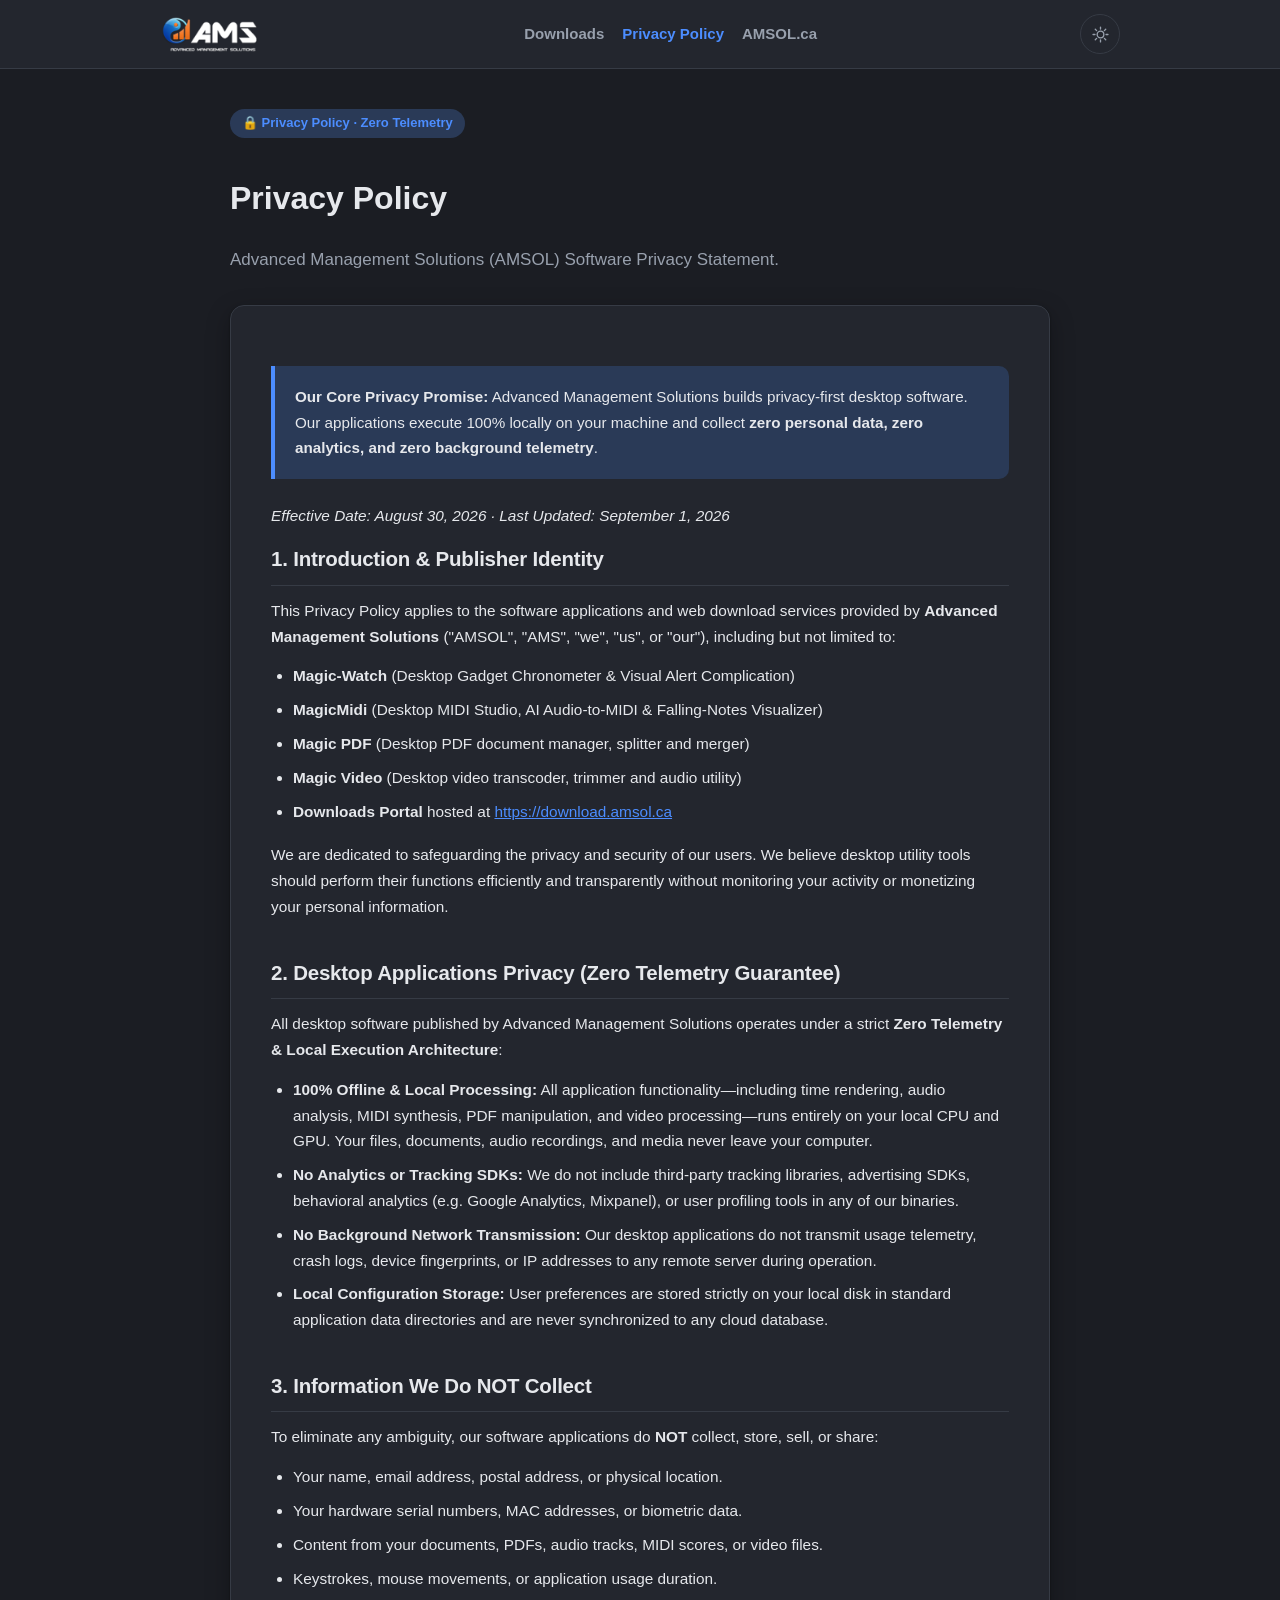
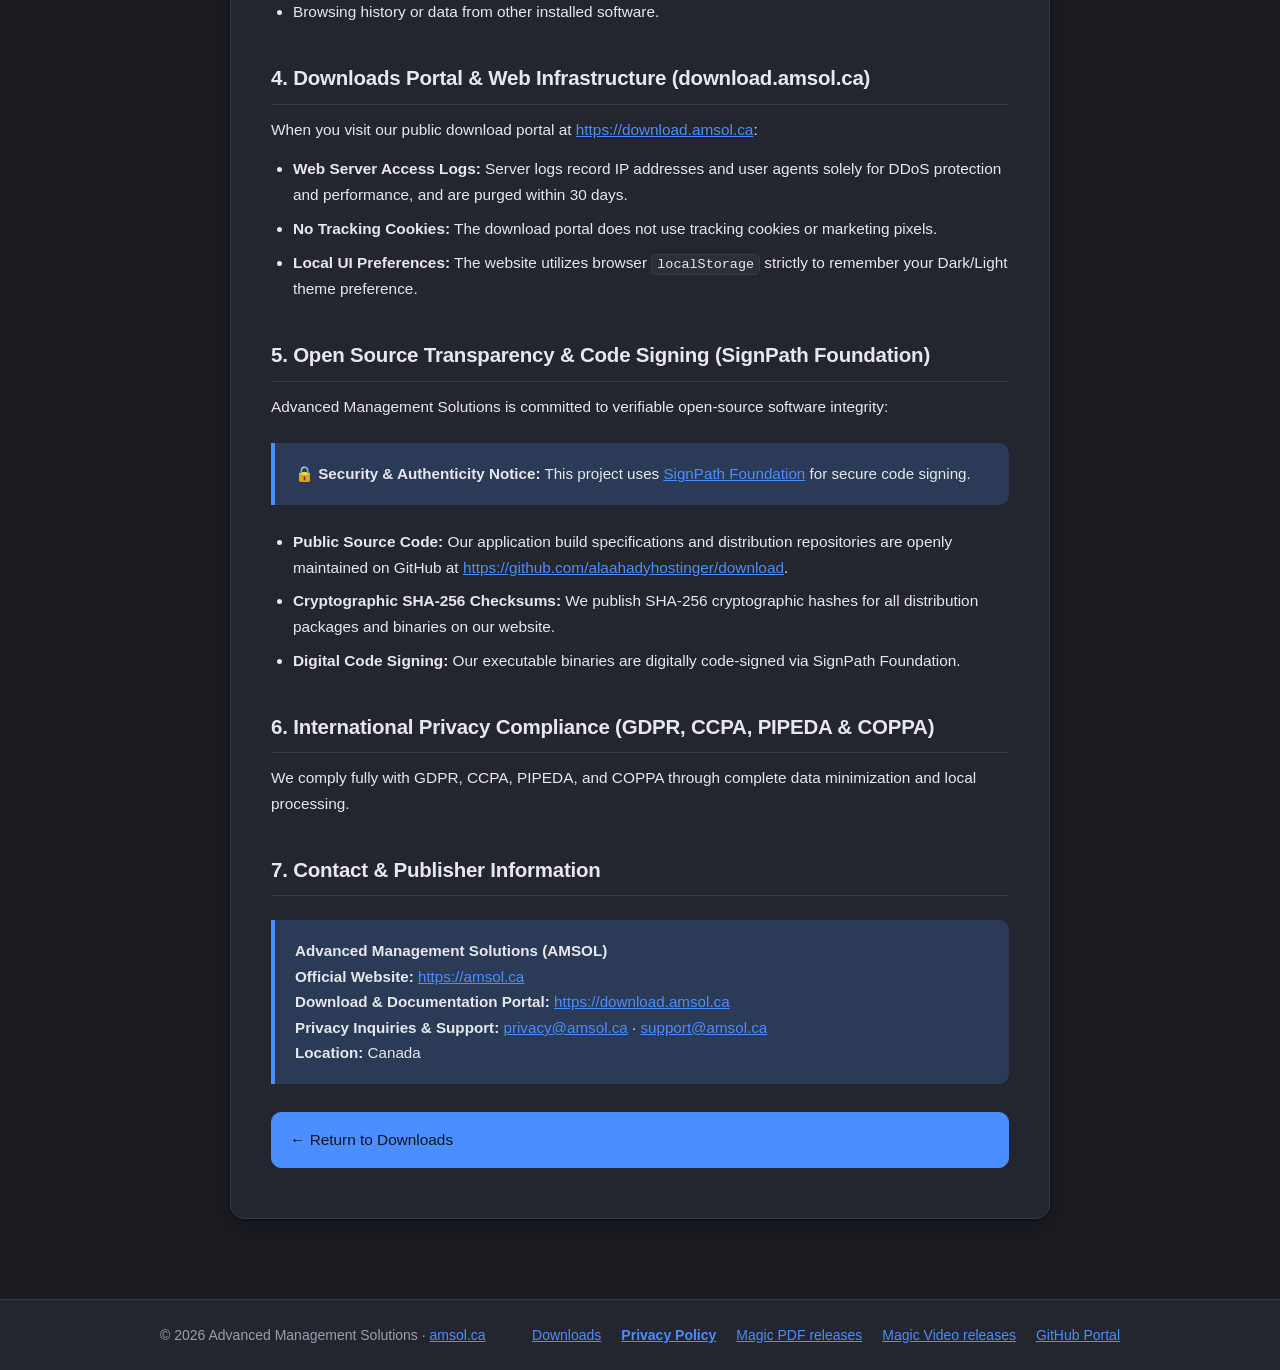
<file: privacy.html>
<!DOCTYPE html>
<html lang="en" data-theme="auto">
<head>
<meta charset="utf-8">
<meta name="viewport" content="width=device-width, initial-scale=1">
<title>Privacy Policy — Advanced Management Solutions (AMSOL)</title>
<meta name="description" content="Privacy Policy for Advanced Management Solutions desktop applications (Magic-Watch, MagicMidi, Magic PDF, Magic Video) and download.amsol.ca. Zero telemetry, 100% local processing.">
<link rel="canonical" href="https://download.amsol.ca/privacy.html">

<meta property="og:type" content="website">
<meta property="og:title" content="Privacy Policy — Advanced Management Solutions">
<meta property="og:description" content="Privacy Policy for Advanced Management Solutions desktop applications and download portal. Zero telemetry, 100% local processing.">
<meta property="og:url" content="https://download.amsol.ca/privacy.html">
<meta property="og:image" content="https://download.amsol.ca/assets/img/magicwatch-icon.png">
<meta name="twitter:card" content="summary">

<link rel="icon" href="assets/img/favicon.ico" sizes="any">
<link rel="icon" href="assets/img/favicon.png" type="image/png">
<link rel="apple-touch-icon" href="assets/img/magicpdf-icon.png">
<link rel="stylesheet" href="assets/css/style.css">
</head>
<body>

<a class="skip-link" href="#main">Skip to content</a>

<header class="site-header">
  <div class="wrap header-inner">
    <a class="brand" href="https://amsol.ca" aria-label="Advanced Management Solutions home">
      <img class="brand-logo brand-logo-light" src="assets/img/ams-logo-blue.png"
           alt="Advanced Management Solutions" width="677" height="254">
      <img class="brand-logo brand-logo-dark" src="assets/img/ams-logo-white.png"
           alt="Advanced Management Solutions" width="992" height="372">
    </a>

    <nav class="header-links" aria-label="Primary navigation">
      <a href="https://download.amsol.ca/" class="header-link">Downloads</a>
      <a href="privacy.html" class="header-link active">Privacy Policy</a>
      <a href="https://amsol.ca" class="header-link">AMSOL.ca</a>
    </nav>

    <button id="theme-toggle" class="theme-toggle" type="button"
            aria-label="Switch between light and dark theme">
      <svg class="icon-sun" viewBox="0 0 24 24" aria-hidden="true" focusable="false">
        <circle cx="12" cy="12" r="4.2"/>
        <g stroke-linecap="round">
          <path d="M12 2.6v2.4M12 19v2.4M2.6 12h2.4M19 12h2.4M5.4 5.4l1.7 1.7M16.9 16.9l1.7 1.7M18.6 5.4l-1.7 1.7M7.1 16.9l-1.7 1.7"/>
        </g>
      </svg>
      <svg class="icon-moon" viewBox="0 0 24 24" aria-hidden="true" focusable="false">
        <path d="M20 14.2A8.2 8.2 0 1 1 9.8 4a6.6 6.6 0 0 0 10.2 10.2Z"/>
      </svg>
    </button>
  </div>
</header>

<main id="main">
  <div class="wrap policy-wrap">

    <div class="policy-header">
      <span class="policy-badge">🔒 Privacy Policy &middot; Zero Telemetry</span>
      <h1>Privacy Policy</h1>
      <p class="hero-sub">
        Advanced Management Solutions (AMSOL) Software Privacy Statement.
      </p>
    </div>

    <article class="policy-card">
      <div class="policy-callout">
        <p><strong>Our Core Privacy Promise:</strong> Advanced Management Solutions builds privacy-first desktop software. Our applications execute 100% locally on your machine and collect <strong>zero personal data, zero analytics, and zero background telemetry</strong>.</p>
      </div>

      <p><em>Effective Date: August 30, 2026 &middot; Last Updated: September 1, 2026</em></p>

      <h2>1. Introduction &amp; Publisher Identity</h2>
      <p>This Privacy Policy applies to the software applications and web download services provided by <strong>Advanced Management Solutions</strong> ("AMSOL", "AMS", "we", "us", or "our"), including but not limited to:</p>
      <ul>
        <li><strong>Magic-Watch</strong> (Desktop Gadget Chronometer &amp; Visual Alert Complication)</li>
        <li><strong>MagicMidi</strong> (Desktop MIDI Studio, AI Audio-to-MIDI &amp; Falling-Notes Visualizer)</li>
        <li><strong>Magic PDF</strong> (Desktop PDF document manager, splitter and merger)</li>
        <li><strong>Magic Video</strong> (Desktop video transcoder, trimmer and audio utility)</li>
        <li><strong>Downloads Portal</strong> hosted at <a href="https://download.amsol.ca">https://download.amsol.ca</a></li>
      </ul>
      <p>We are dedicated to safeguarding the privacy and security of our users. We believe desktop utility tools should perform their functions efficiently and transparently without monitoring your activity or monetizing your personal information.</p>

      <h2>2. Desktop Applications Privacy (Zero Telemetry Guarantee)</h2>
      <p>All desktop software published by Advanced Management Solutions operates under a strict <strong>Zero Telemetry &amp; Local Execution Architecture</strong>:</p>
      <ul>
        <li><strong>100% Offline &amp; Local Processing:</strong> All application functionality—including time rendering, audio analysis, MIDI synthesis, PDF manipulation, and video processing—runs entirely on your local CPU and GPU. Your files, documents, audio recordings, and media never leave your computer.</li>
        <li><strong>No Analytics or Tracking SDKs:</strong> We do not include third-party tracking libraries, advertising SDKs, behavioral analytics (e.g. Google Analytics, Mixpanel), or user profiling tools in any of our binaries.</li>
        <li><strong>No Background Network Transmission:</strong> Our desktop applications do not transmit usage telemetry, crash logs, device fingerprints, or IP addresses to any remote server during operation.</li>
        <li><strong>Local Configuration Storage:</strong> User preferences are stored strictly on your local disk in standard application data directories and are never synchronized to any cloud database.</li>
      </ul>

      <h2>3. Information We Do NOT Collect</h2>
      <p>To eliminate any ambiguity, our software applications do <strong>NOT</strong> collect, store, sell, or share:</p>
      <ul>
        <li>Your name, email address, postal address, or physical location.</li>
        <li>Your hardware serial numbers, MAC addresses, or biometric data.</li>
        <li>Content from your documents, PDFs, audio tracks, MIDI scores, or video files.</li>
        <li>Keystrokes, mouse movements, or application usage duration.</li>
        <li>Browsing history or data from other installed software.</li>
      </ul>

      <h2>4. Downloads Portal &amp; Web Infrastructure (download.amsol.ca)</h2>
      <p>When you visit our public download portal at <a href="https://download.amsol.ca">https://download.amsol.ca</a>:</p>
      <ul>
        <li><strong>Web Server Access Logs:</strong> Server logs record IP addresses and user agents solely for DDoS protection and performance, and are purged within 30 days.</li>
        <li><strong>No Tracking Cookies:</strong> The download portal does not use tracking cookies or marketing pixels.</li>
        <li><strong>Local UI Preferences:</strong> The website utilizes browser <code>localStorage</code> strictly to remember your Dark/Light theme preference.</li>
      </ul>

      <h2>5. Open Source Transparency &amp; Code Signing (SignPath Foundation)</h2>
      <p>Advanced Management Solutions is committed to verifiable open-source software integrity:</p>
      <div class="policy-callout">
        <p><strong>🔒 Security &amp; Authenticity Notice:</strong> This project uses <a href="https://signpath.org/" target="_blank" rel="noopener">SignPath Foundation</a> for secure code signing.</p>
      </div>
      <ul>
        <li><strong>Public Source Code:</strong> Our application build specifications and distribution repositories are openly maintained on GitHub at <a href="https://github.com/alaahadyhostinger/download" target="_blank" rel="noopener">https://github.com/alaahadyhostinger/download</a>.</li>
        <li><strong>Cryptographic SHA-256 Checksums:</strong> We publish SHA-256 cryptographic hashes for all distribution packages and binaries on our website.</li>
        <li><strong>Digital Code Signing:</strong> Our executable binaries are digitally code-signed via SignPath Foundation.</li>
      </ul>

      <h2>6. International Privacy Compliance (GDPR, CCPA, PIPEDA &amp; COPPA)</h2>
      <p>We comply fully with GDPR, CCPA, PIPEDA, and COPPA through complete data minimization and local processing.</p>

      <h2>7. Contact &amp; Publisher Information</h2>
      <div class="policy-callout">
        <p><strong>Advanced Management Solutions (AMSOL)</strong><br>
        <strong>Official Website:</strong> <a href="https://amsol.ca">https://amsol.ca</a><br>
        <strong>Download &amp; Documentation Portal:</strong> <a href="https://download.amsol.ca">https://download.amsol.ca</a><br>
        <strong>Privacy Inquiries &amp; Support:</strong> <a href="mailto:privacy@amsol.ca">privacy@amsol.ca</a> &middot; <a href="mailto:support@amsol.ca">support@amsol.ca</a><br>
        <strong>Location:</strong> Canada</p>
      </div>

      <p style="margin-top: 28px;">
        <a href="https://download.amsol.ca/" class="btn is-primary" style="display: inline-flex; align-items: center; gap: 8px;">
          <span>&larr; Return to Downloads</span>
        </a>
      </p>
    </article>

  </div>
</main>

<footer class="site-footer">
  <div class="wrap footer-inner">
    <p class="copyright">
      &copy; <span id="year">2026</span> Advanced Management Solutions &middot;
      <a href="https://amsol.ca">amsol.ca</a>
    </p>
    <nav class="footer-links" aria-label="Footer links">
      <a href="https://download.amsol.ca/">Downloads</a>
      <a href="privacy.html" style="color: var(--accent); font-weight: 600;">Privacy Policy</a>
      <a href="https://github.com/alaahadyhostinger/magicpdf/releases">Magic PDF releases</a>
      <a href="https://github.com/alaahadyhostinger/magicvideo/releases">Magic Video releases</a>
      <a href="https://github.com/alaahadyhostinger/download">GitHub Portal</a>
    </nav>
  </div>
</footer>

<script src="assets/js/main.js"></script>
</body>
</html>
</file>
<file: assets/css/style.css>
/* ==========================================================================
   download.amsol.ca
   Palette is taken verbatim from the Magic PDF desktop app (src/theme.py) so
   the site and the apps look like one product family.
   ========================================================================== */

/* ---- Light palette (the default; also the fallback when nothing matches) -- */
:root {
  --bg:            #f4f5f7;
  --surface:       #ffffff;
  --surface-alt:   #eceef1;
  --border:        #d6dae1;
  --border-strong: #b9c0cb;
  --text:          #1c1f24;
  --text-muted:    #697180;
  --accent:        #2563eb;
  --accent-hover:  #1d4ed8;
  --accent-press:  #1e40af;
  --accent-soft:   #dbe6fe;
  --accent-on:     #ffffff;
  --success:       #16a34a;

  --shadow:        0 1px 2px rgba(16, 32, 64, .06), 0 8px 24px rgba(16, 32, 64, .06);
  --shadow-hover:  0 2px 4px rgba(16, 32, 64, .08), 0 14px 36px rgba(16, 32, 64, .12);

  --radius:        14px;
  --radius-sm:     10px;
  --wrap:          1000px;

  --font: -apple-system, BlinkMacSystemFont, "Segoe UI", Roboto, "Helvetica Neue",
          Arial, "Noto Sans", sans-serif;
  --mono: ui-monospace, SFMono-Regular, "SF Mono", Menlo, Consolas,
          "Liberation Mono", monospace;

  --logo-light: block;
  --logo-dark:  none;
}

/* ---- Dark palette: system preference, unless the user forced light -------- */
@media (prefers-color-scheme: dark) {
  :root:not([data-theme="light"]) {
    --bg:            #1b1d23;
    --surface:       #23262e;
    --surface-alt:   #2b2f38;
    --border:        #363b45;
    --border-strong: #4a5160;
    --text:          #e6e8ec;
    --text-muted:    #98a0ad;
    --accent:        #4c8dff;
    --accent-hover:  #6ba0ff;
    --accent-press:  #3a78e0;
    --accent-soft:   #2a3a57;
    --accent-on:     #10161f;
    --success:       #4ac26b;

    --shadow:        0 1px 2px rgba(0, 0, 0, .4), 0 8px 24px rgba(0, 0, 0, .3);
    --shadow-hover:  0 2px 4px rgba(0, 0, 0, .5), 0 14px 36px rgba(0, 0, 0, .45);

    --logo-light: none;
    --logo-dark:  block;
  }
}

/* ---- Dark palette: explicitly chosen with the toggle --------------------- */
:root[data-theme="dark"] {
  --bg:            #1b1d23;
  --surface:       #23262e;
  --surface-alt:   #2b2f38;
  --border:        #363b45;
  --border-strong: #4a5160;
  --text:          #e6e8ec;
  --text-muted:    #98a0ad;
  --accent:        #4c8dff;
  --accent-hover:  #6ba0ff;
  --accent-press:  #3a78e0;
  --accent-soft:   #2a3a57;
  --accent-on:     #10161f;
  --success:       #4ac26b;

  --shadow:        0 1px 2px rgba(0, 0, 0, .4), 0 8px 24px rgba(0, 0, 0, .3);
  --shadow-hover:  0 2px 4px rgba(0, 0, 0, .5), 0 14px 36px rgba(0, 0, 0, .45);

  --logo-light: none;
  --logo-dark:  block;
}

/* ========================== base ========================================= */
*, *::before, *::after { box-sizing: border-box; }

/* Paint the root too, so overscroll and the address-bar area match the theme. */
html {
  -webkit-text-size-adjust: 100%;
  background: var(--bg);
  color-scheme: light dark;
}

body {
  margin: 0;
  background: var(--bg);
  color: var(--text);
  font-family: var(--font);
  font-size: 16px;
  line-height: 1.6;
  -webkit-font-smoothing: antialiased;
  display: flex;
  flex-direction: column;
  min-height: 100vh;
}

img, svg { max-width: 100%; }

a { color: var(--accent); }
a:hover { color: var(--accent-hover); }

:where(a, button, summary, [role="link"]):focus-visible {
  outline: 2px solid var(--accent);
  outline-offset: 3px;
  border-radius: 6px;
}

.wrap {
  width: 100%;
  max-width: var(--wrap);
  margin-inline: auto;
  padding-inline: 20px;
}

.sr-only {
  position: absolute; width: 1px; height: 1px;
  padding: 0; margin: -1px; overflow: hidden;
  clip: rect(0 0 0 0); white-space: nowrap; border: 0;
}

.skip-link {
  position: absolute; left: -9999px; top: 0;
  background: var(--surface); color: var(--text);
  padding: 10px 16px; z-index: 10;
  border: 1px solid var(--border); border-radius: 0 0 var(--radius-sm) 0;
}
.skip-link:focus { left: 0; }

.muted { color: var(--text-muted); }
.small { font-size: .875rem; }

/* ========================== header ======================================= */
.site-header {
  border-bottom: 1px solid var(--border);
  background: var(--surface);
}

.header-inner {
  display: flex;
  align-items: center;
  justify-content: space-between;
  gap: 16px;
  min-height: 68px;
}

.brand { display: inline-flex; align-items: center; }
.brand-logo { width: auto; height: 38px; }
.brand-logo-light { display: var(--logo-light); }
.brand-logo-dark  { display: var(--logo-dark); }

.theme-toggle {
  display: inline-grid;
  place-items: center;
  width: 40px; height: 40px;
  padding: 0;
  color: var(--text-muted);
  background: var(--surface);
  border: 1px solid var(--border);
  border-radius: 50%;
  cursor: pointer;
  transition: color .15s, border-color .15s, background .15s;
}
.theme-toggle:hover {
  color: var(--accent);
  border-color: var(--accent);
  background: var(--accent-soft);
}
.theme-toggle svg { width: 19px; height: 19px; fill: none; stroke: currentColor; stroke-width: 1.7; }
/* Show the icon for the theme the button switches TO. */
.theme-toggle .icon-moon { display: var(--logo-light); }
.theme-toggle .icon-sun  { display: var(--logo-dark); }

/* ========================== hero ======================================== */
main { flex: 1 0 auto; }

.hero { padding: 56px 0 8px; max-width: 62ch; }

.hero h1 {
  margin: 0 0 12px;
  font-size: clamp(2rem, 5vw, 2.75rem);
  line-height: 1.15;
  letter-spacing: -.02em;
}

.hero-sub { margin: 0; color: var(--text-muted); font-size: 1.0625rem; }

.security-badge {
  display: inline-flex;
  align-items: center;
  gap: 8px;
  margin-top: 16px;
  padding: 6px 14px;
  font-size: 0.875rem;
  font-weight: 500;
  color: var(--text);
  background: var(--surface);
  border: 1px solid var(--border);
  border-radius: 999px;
  box-shadow: 0 1px 2px rgba(0, 0, 0, 0.04);
}

.security-badge svg {
  width: 16px;
  height: 16px;
  fill: var(--accent);
  flex-shrink: 0;
}

.security-badge a {
  color: var(--accent);
  font-weight: 600;
  text-decoration: underline;
}

.signpath-note {
  padding: 12px 16px;
  margin: 0 0 14px;
  background: var(--accent-soft);
  border-left: 4px solid var(--accent);
  border-radius: 0 var(--radius-sm) var(--radius-sm) 0;
  color: var(--text) !important;
  font-size: 0.9375rem;
}

.signpath-note a {
  color: var(--accent);
  font-weight: 600;
  text-decoration: underline;
}

.platform-note {
  margin: 24px 0 0;
  padding: 12px 16px;
  font-size: .9375rem;
  color: var(--text-muted);
  background: var(--surface-alt);
  border: 1px solid var(--border);
  border-radius: var(--radius-sm);
}

/* ========================== cards ======================================= */
.grid {
  display: grid;
  grid-template-columns: repeat(auto-fit, minmax(340px, 1fr));
  gap: 24px;
  margin: 32px 0 0;
}

.card {
  display: flex;
  flex-direction: column;
  gap: 20px;
  padding: 26px;
  background: var(--surface);
  border: 1px solid var(--border);
  border-radius: var(--radius);
  box-shadow: var(--shadow);
}

.card-head { display: flex; gap: 16px; align-items: flex-start; }

.app-icon {
  flex: 0 0 auto;
  width: 60px; height: 60px;
}

.card-title { min-width: 0; }

.card-title h2 {
  margin: 0;
  font-size: 1.3125rem;
  letter-spacing: -.01em;
}

.card-tagline { margin: 2px 0 0; color: var(--text-muted); font-size: .9375rem; }

.version { margin: 10px 0 0; }

.version-badge {
  display: inline-block;
  padding: 3px 10px;
  font-size: .8125rem;
  font-weight: 600;
  color: var(--accent);
  background: var(--accent-soft);
  border-radius: 999px;
}

.version-date { margin-left: 8px; font-size: .8125rem; color: var(--text-muted); }

/* ========================== buttons ===================================== */
.btn-row {
  list-style: none;
  margin: 0; padding: 0;
  display: flex; flex-direction: column; gap: 12px;
}

.btn {
  display: flex;
  align-items: center;
  gap: 14px;
  width: 100%;
  padding: 14px 18px;
  color: var(--text);
  text-decoration: none;
  background: var(--surface);
  border: 1px solid var(--border-strong);
  border-radius: var(--radius-sm);
  transition: transform .12s, box-shadow .15s, background .15s,
              border-color .15s, color .15s;
}

.btn:hover {
  color: var(--text);
  border-color: var(--accent);
  background: var(--accent-soft);
  transform: translateY(-1px);
  box-shadow: var(--shadow-hover);
}

.btn:active { transform: translateY(0); }

.btn .os-icon { flex: 0 0 auto; width: 22px; height: 22px; fill: currentColor; }

.btn-text { display: flex; flex-direction: column; min-width: 0; }
.btn-label { font-weight: 600; font-size: .9688rem; }
.btn-meta { font-size: .8125rem; color: var(--text-muted); }

/* the recommended button for the visitor's detected platform */
.btn.is-primary {
  color: var(--accent-on);
  background: var(--accent);
  border-color: var(--accent);
}
.btn.is-primary:hover {
  color: var(--accent-on);
  background: var(--accent-hover);
  border-color: var(--accent-hover);
}
.btn.is-primary .btn-meta { color: color-mix(in srgb, var(--accent-on) 78%, transparent); }

/* placeholder for a build that has not shipped yet */
.btn.is-pending {
  color: var(--text-muted);
  background: var(--surface-alt);
  border-style: dashed;
  border-color: var(--border);
  cursor: not-allowed;
}
.btn.is-pending:hover {
  transform: none;
  box-shadow: none;
  color: var(--text-muted);
  background: var(--surface-alt);
  border-color: var(--border);
}

/* ========================== notes / details ============================= */
.notes { margin-top: auto; font-size: .9375rem; }

.notes > summary {
  cursor: pointer;
  color: var(--text-muted);
  padding: 6px 0;
  font-size: .9063rem;
}
.notes > summary:hover { color: var(--accent); }

.notes-body { padding: 4px 0 0; color: var(--text-muted); }
.notes-body p { margin: 8px 0; }
.notes-body strong { color: var(--text); }

code {
  font-family: var(--mono);
  font-size: .875em;
  padding: 2px 5px;
  background: var(--surface-alt);
  border: 1px solid var(--border);
  border-radius: 5px;
}

pre {
  margin: 6px 0 12px;
  padding: 12px 14px;
  overflow-x: auto;
  background: var(--surface-alt);
  border: 1px solid var(--border);
  border-radius: var(--radius-sm);
}
pre code { padding: 0; background: none; border: 0; }

/* ========================== advisory ==================================== */
.advisory {
  margin: 44px 0 56px;
  padding: 26px;
  background: var(--surface);
  border: 1px solid var(--border);
  border-radius: var(--radius);
}

.advisory h2 { margin: 0 0 10px; font-size: 1.125rem; }
.advisory p { margin: 0 0 12px; color: var(--text-muted); font-size: .9375rem; }
.advisory p:last-child { margin-bottom: 0; }
.advisory strong { color: var(--text); }

.verify-intro { margin-top: 18px; }

/* ---- checksum table ---- */
.checksums { margin-top: 14px; }

.checksums table {
  width: 100%;
  border-collapse: collapse;
  font-size: .8438rem;
  display: block;
  overflow-x: auto;
  white-space: nowrap;
}

.checksums th, .checksums td {
  padding: 9px 14px 9px 0;
  text-align: left;
  border-bottom: 1px solid var(--border);
}

.checksums th {
  color: var(--text-muted);
  font-weight: 600;
  font-size: .75rem;
  text-transform: uppercase;
  letter-spacing: .04em;
}

.checksums td:first-child { font-family: var(--mono); }
.checksums .digest { font-family: var(--mono); color: var(--text-muted); font-size: .8125rem; }

/* ========================== footer ===================================== */
.site-footer {
  margin-top: auto;
  border-top: 1px solid var(--border);
  background: var(--surface);
}

.footer-inner {
  display: flex;
  flex-wrap: wrap;
  align-items: center;
  justify-content: space-between;
  gap: 10px 24px;
  padding-block: 24px;
  font-size: .875rem;
  color: var(--text-muted);
}

.copyright { margin: 0; }
.footer-links { display: flex; flex-wrap: wrap; gap: 20px; }

/* ========================== policy & legal ============================== */
.policy-wrap {
  max-width: 820px;
  margin: 0 auto;
  padding: 40px 0 80px;
}

.policy-header {
  margin-bottom: 32px;
}

.policy-badge {
  display: inline-flex;
  align-items: center;
  gap: 6px;
  padding: 4px 12px;
  margin-bottom: 14px;
  font-size: 0.8125rem;
  font-weight: 600;
  color: var(--accent);
  background: var(--accent-soft);
  border-radius: 999px;
}

.policy-card {
  padding: 36px 40px;
  background: var(--surface);
  border: 1px solid var(--border);
  border-radius: var(--radius);
  box-shadow: var(--shadow);
  line-height: 1.68;
}

.policy-card h2 {
  margin: 36px 0 12px;
  padding-bottom: 8px;
  font-size: 1.28rem;
  letter-spacing: -0.01em;
  border-bottom: 1px solid var(--border);
  color: var(--text);
}

.policy-card h2:first-of-type {
  margin-top: 0;
}

.policy-card h3 {
  margin: 22px 0 8px;
  font-size: 1.05rem;
  color: var(--text);
}

.policy-card p {
  margin: 0 0 14px;
  color: var(--text);
  font-size: 0.96rem;
}

.policy-card ul {
  margin: 0 0 18px 22px;
  padding: 0;
  color: var(--text);
  font-size: 0.96rem;
}

.policy-card li {
  margin-bottom: 8px;
}

.policy-callout {
  margin: 24px 0;
  padding: 18px 20px;
  background: var(--accent-soft);
  border-left: 4px solid var(--accent);
  border-radius: 0 var(--radius-sm) var(--radius-sm) 0;
}

.policy-callout p {
  margin: 0;
  color: var(--text);
  font-weight: 500;
  font-size: 0.95rem;
}

.header-links {
  display: flex;
  align-items: center;
  gap: 18px;
}

.header-link {
  font-size: 0.9375rem;
  font-weight: 600;
  color: var(--text-muted);
  text-decoration: none;
  transition: color 0.15s;
}

.header-link:hover, .header-link.active {
  color: var(--accent);
}

/* ========================== responsive ================================== */
@media (max-width: 640px) {
  .hero { padding-top: 40px; }
  .card { padding: 20px; }
  .policy-card { padding: 24px 20px; }
  .policy-wrap { padding-top: 24px; }
  .app-icon { width: 48px; height: 48px; }
  .footer-inner { flex-direction: column; align-items: flex-start; }
}

@media (prefers-reduced-motion: reduce) {
  * { transition: none !important; animation: none !important; }
  .btn:hover { transform: none; }
}

.btn-label-row {
  display: flex;
  align-items: center;
  gap: 8px;
  flex-wrap: wrap;
}

.badge-tag {
  display: inline-flex;
  align-items: center;
  padding: 2px 7px;
  font-size: 0.6875rem;
  font-weight: 700;
  text-transform: uppercase;
  letter-spacing: 0.04em;
  border-radius: 999px;
  background: rgba(37, 99, 235, 0.14);
  color: var(--accent);
  border: 1px solid var(--accent);
}

.btn.is-primary .badge-tag {
  background: rgba(255, 255, 255, 0.22);
  color: var(--accent-on);
  border-color: rgba(255, 255, 255, 0.45);
}

.badge-tag.is-portable {
  background: rgba(148, 163, 184, 0.15);
  color: var(--text-muted);
  border-color: var(--border-strong);
}

.btn.is-secondary {
  color: var(--text);
  background: var(--surface-alt);
  border-color: var(--border-strong);
}

.btn.is-secondary:hover {
  background: var(--accent-soft);
  border-color: var(--accent);
  color: var(--text);
}




/* === AMSOL 6 THEMES & CONTROLS === */
html[data-theme="classic_commander"] {
  --bg: #001433;
  --surface: #001f4d;
  --surface-alt: #002b66;
  --text: #e0f7fa;
  --text-muted: #80deea;
  --border: #004d99;
  --border-strong: #00bcd4;
  --accent: #00e5ff;
  --accent-hover: #84ffff;
  --accent-soft: rgba(0, 229, 255, 0.14);
  --accent-on: #001433;
}

html[data-theme="emerald_matrix"] {
  --bg: #04130d;
  --surface: #072218;
  --surface-alt: #0c3123;
  --text: #ecfdf5;
  --text-muted: #6ee7b7;
  --border: #064e3b;
  --border-strong: #10b981;
  --accent: #10b981;
  --accent-hover: #34d399;
  --accent-soft: rgba(16, 185, 129, 0.15);
  --accent-on: #04130d;
}

html[data-theme="sunset_amber"] {
  --bg: #1c1008;
  --surface: #29180c;
  --surface-alt: #382110;
  --text: #fffbeb;
  --text-muted: #fcd34d;
  --border: #78350f;
  --border-strong: #f59e0b;
  --accent: #f59e0b;
  --accent-hover: #fbbf24;
  --accent-soft: rgba(245, 158, 11, 0.16);
  --accent-on: #1c1008;
}

html[data-theme="royal_amethyst"] {
  --bg: #150a26;
  --surface: #21103a;
  --surface-alt: #2e1750;
  --text: #faf5ff;
  --text-muted: #d8b4fe;
  --border: #4c1d95;
  --border-strong: #a855f7;
  --accent: #c084fc;
  --accent-hover: #d8b4fe;
  --accent-soft: rgba(192, 132, 252, 0.16);
  --accent-on: #150a26;
}

html[data-theme="classic_commander"] .brand-logo-light,
html[data-theme="emerald_matrix"] .brand-logo-light,
html[data-theme="sunset_amber"] .brand-logo-light,
html[data-theme="royal_amethyst"] .brand-logo-light {
  display: none;
}

html[data-theme="classic_commander"] .brand-logo-dark,
html[data-theme="emerald_matrix"] .brand-logo-dark,
html[data-theme="sunset_amber"] .brand-logo-dark,
html[data-theme="royal_amethyst"] .brand-logo-dark {
  display: block;
}

.portal-controls {
  display: flex;
  align-items: center;
  gap: 10px;
  flex-wrap: wrap;
}

.theme-Control-group {
  display: flex;
  align-items: center;
  gap: 8px;
}

.theme-dots {
  display: inline-flex;
  align-items: center;
  gap: 5px;
  padding: 4px 8px;
  border-radius: 999px;
  background: var(--surface-alt);
  border: 1px solid var(--border);
}

.theme-dot {
  width: 14px;
  height: 14px;
  border-radius: 50%;
  border: 2px solid transparent;
  cursor: pointer;
  padding: 0;
  transition: transform 0.15s ease, border-color 0.15s ease;
}

.theme-dot:hover,
.theme-dot.is-active {
  transform: scale(1.22);
  border-color: var(--text);
}

.portal-select {
  background: var(--surface-alt);
  color: var(--text);
  border: 1px solid var(--border-strong);
  border-radius: 8px;
  padding: 6px 10px;
  font-size: 0.82rem;
  font-weight: 600;
  cursor: pointer;
}

.btn-label-row {
  display: flex;
  align-items: center;
  gap: 8px;
  flex-wrap: wrap;
}

.badge-tag {
  display: inline-flex;
  align-items: center;
  padding: 2px 7px;
  font-size: 0.6875rem;
  font-weight: 700;
  text-transform: uppercase;
  letter-spacing: 0.04em;
  border-radius: 999px;
  background: rgba(37, 99, 235, 0.14);
  color: var(--accent);
  border: 1px solid var(--accent);
}

.btn.is-primary .badge-tag {
  background: rgba(255, 255, 255, 0.22);
  color: var(--accent-on);
  border-color: rgba(255, 255, 255, 0.45);
}

.badge-tag.is-portable {
  background: rgba(148, 163, 184, 0.15);
  color: var(--text-muted);
  border-color: var(--border-strong);
}

.btn.is-secondary {
  color: var(--text);
  background: var(--surface-alt);
  border-color: var(--border-strong);
}

.btn.is-secondary:hover {
  background: var(--accent-soft);
  border-color: var(--accent);
  color: var(--text);
}
</file>
